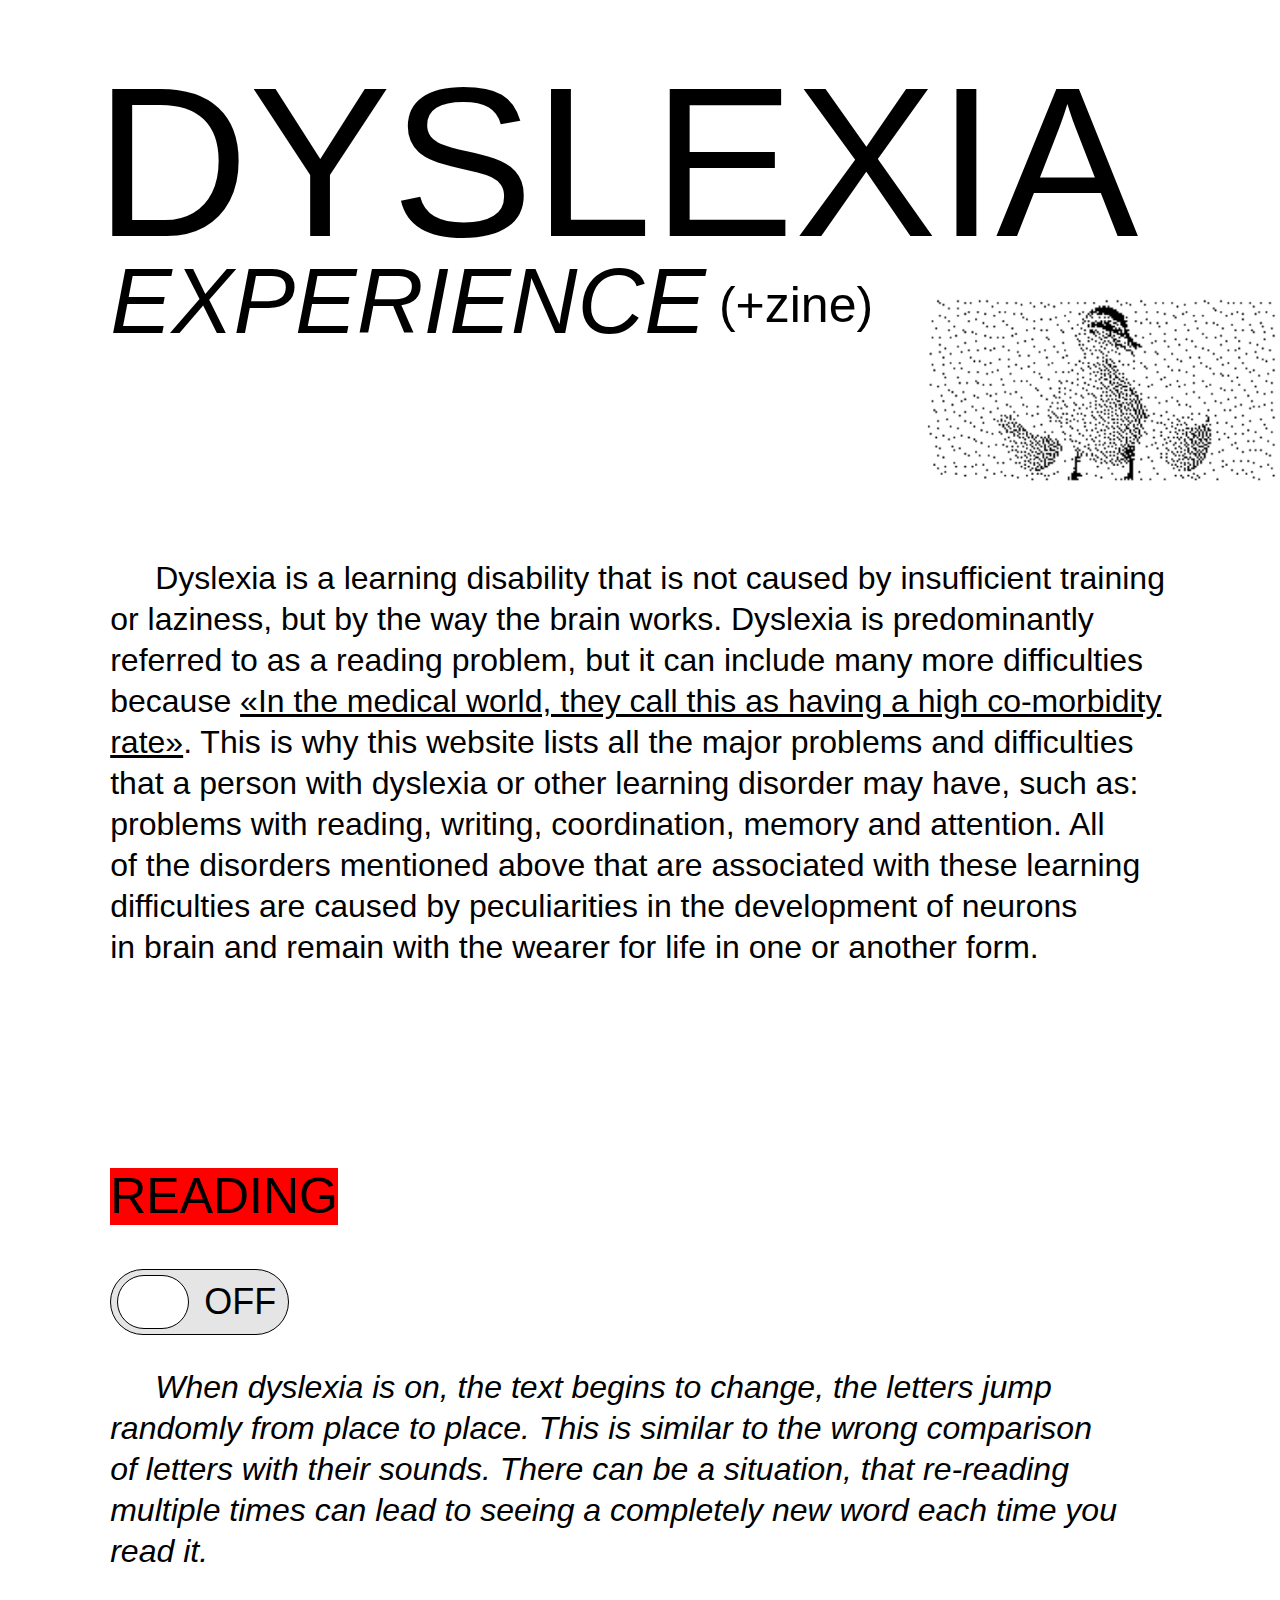
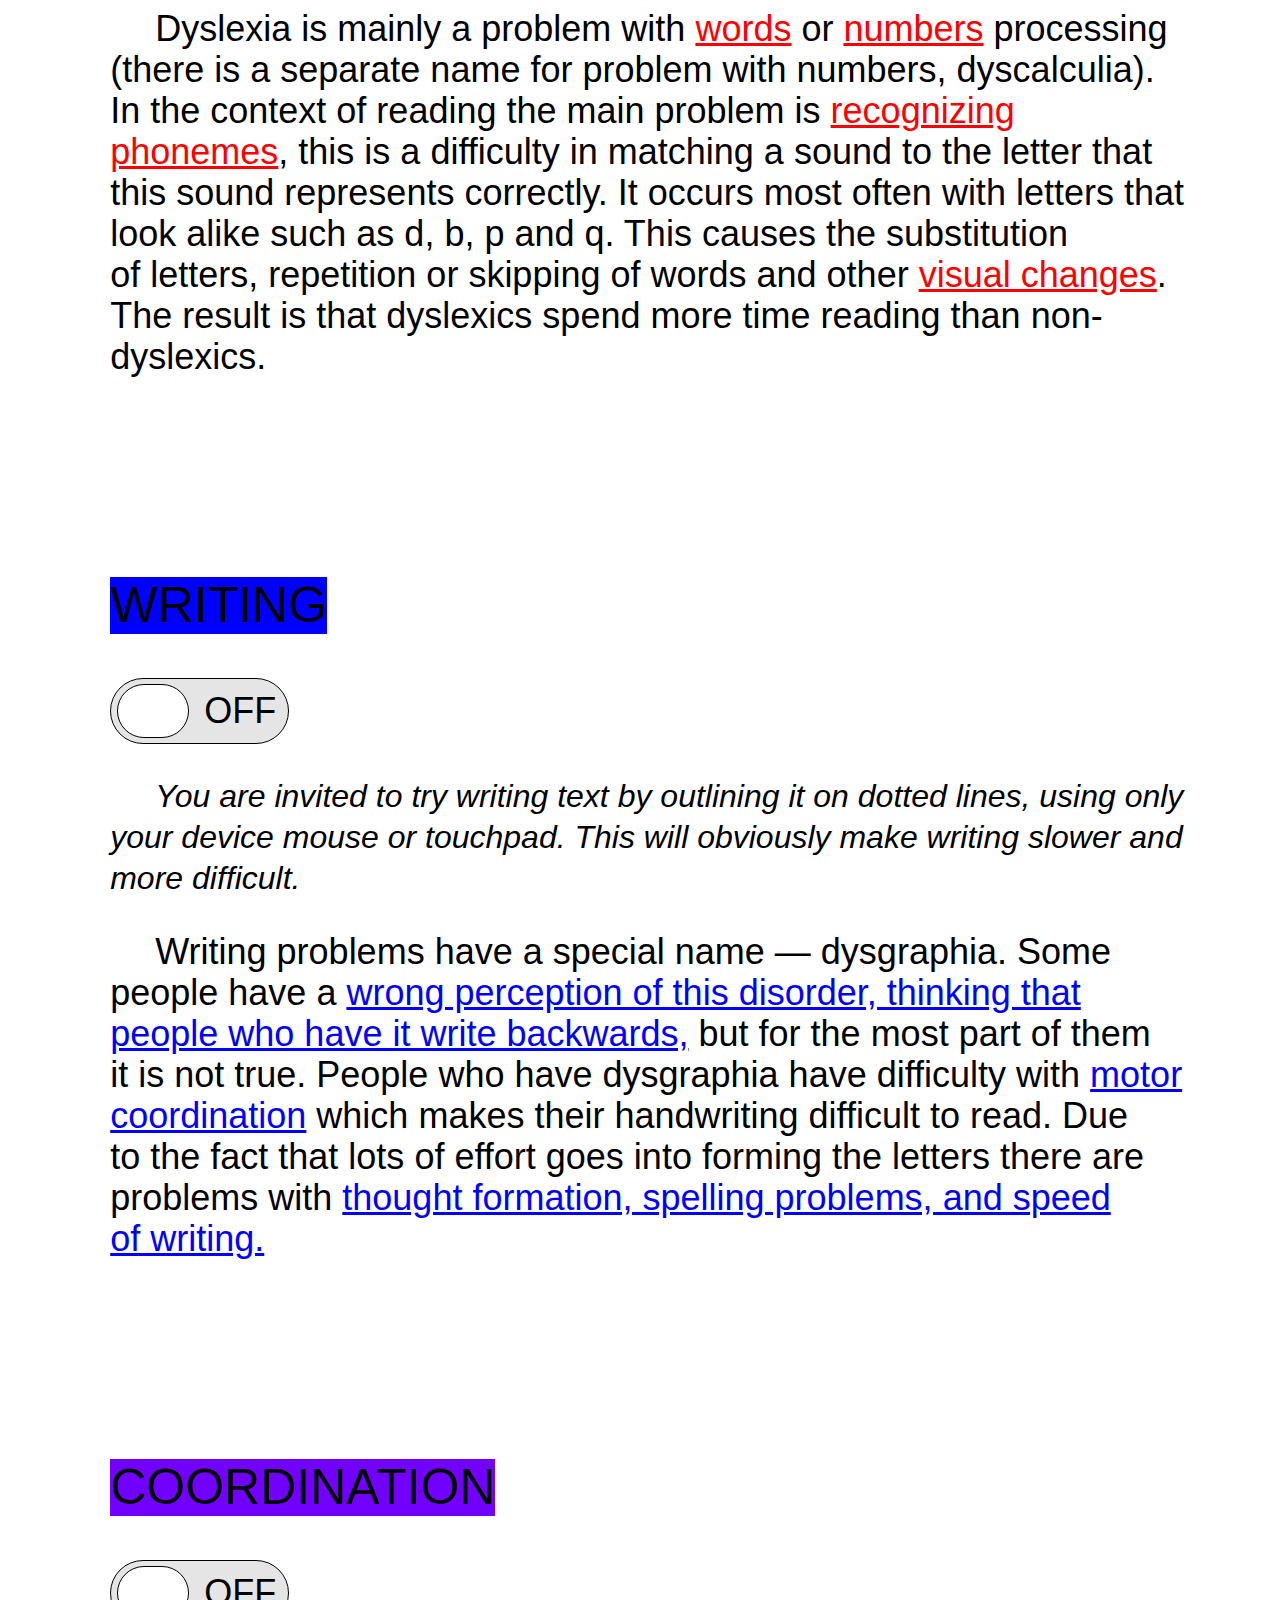
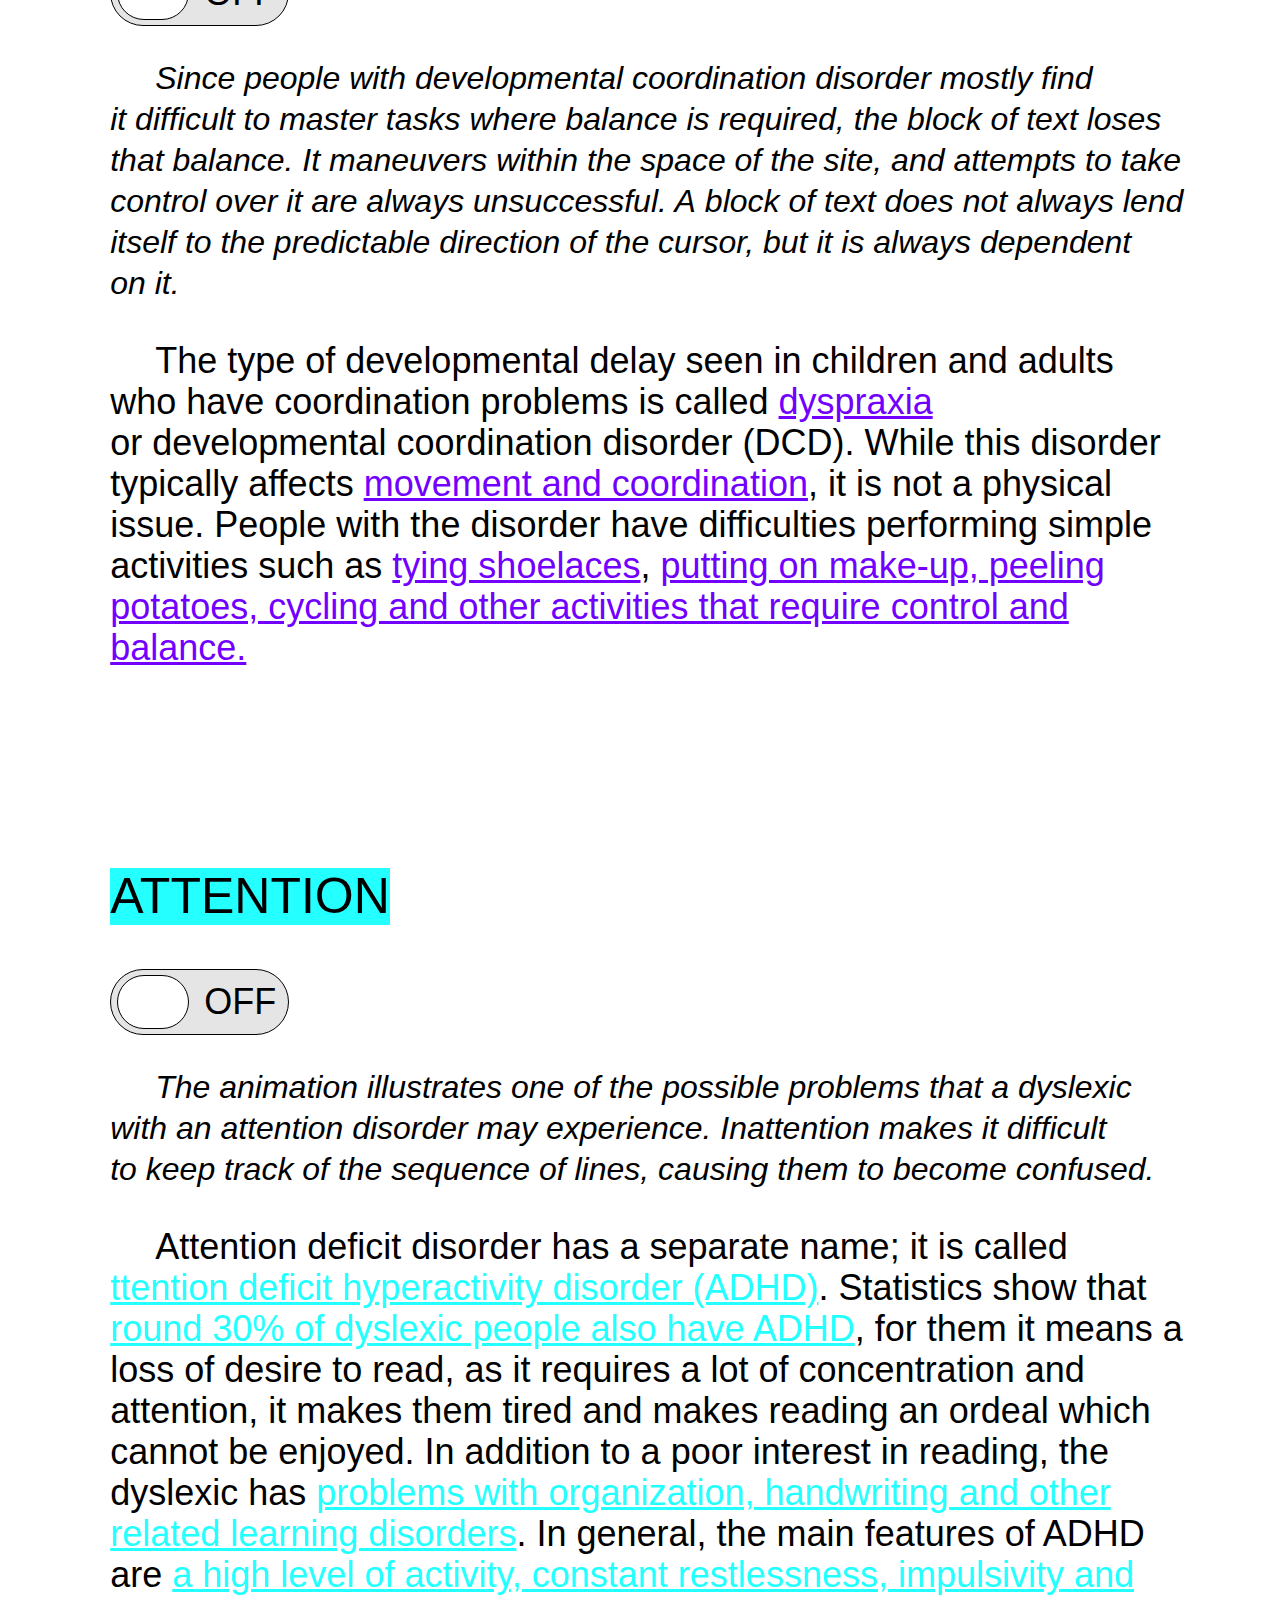
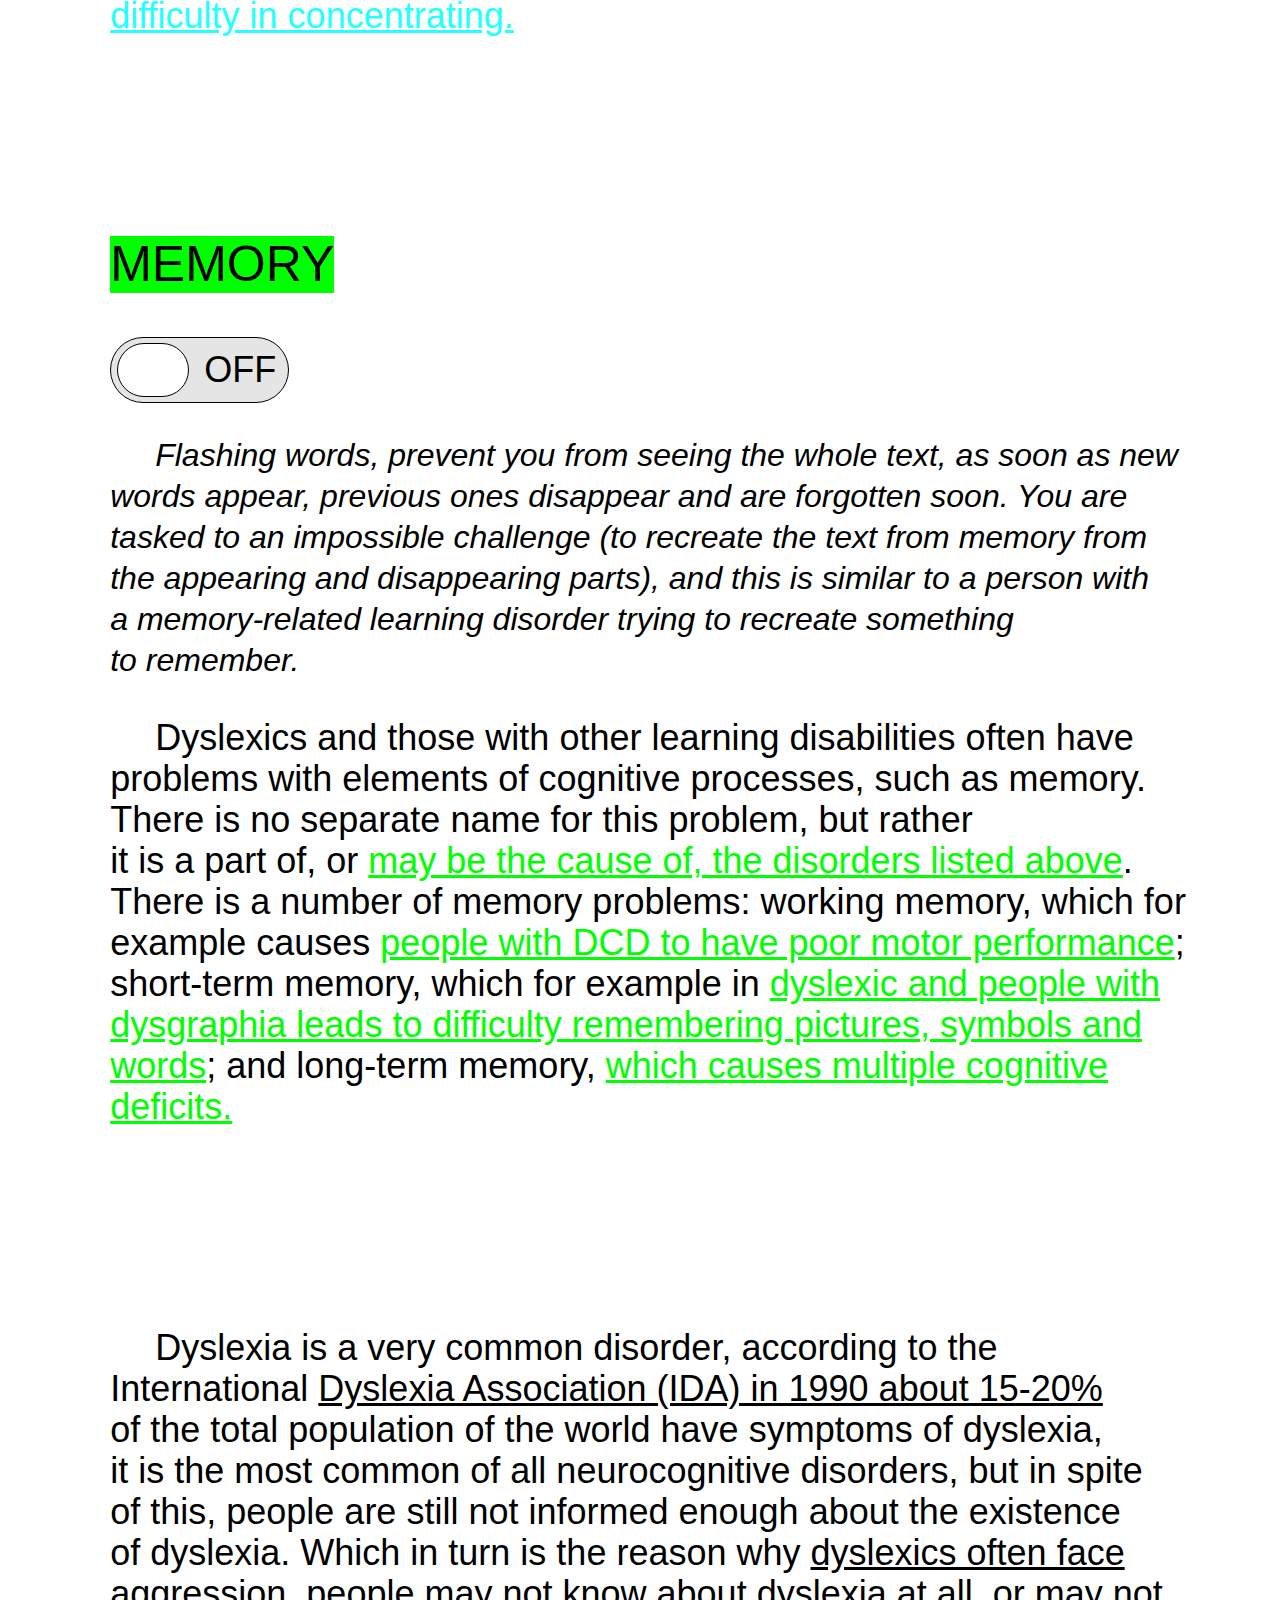
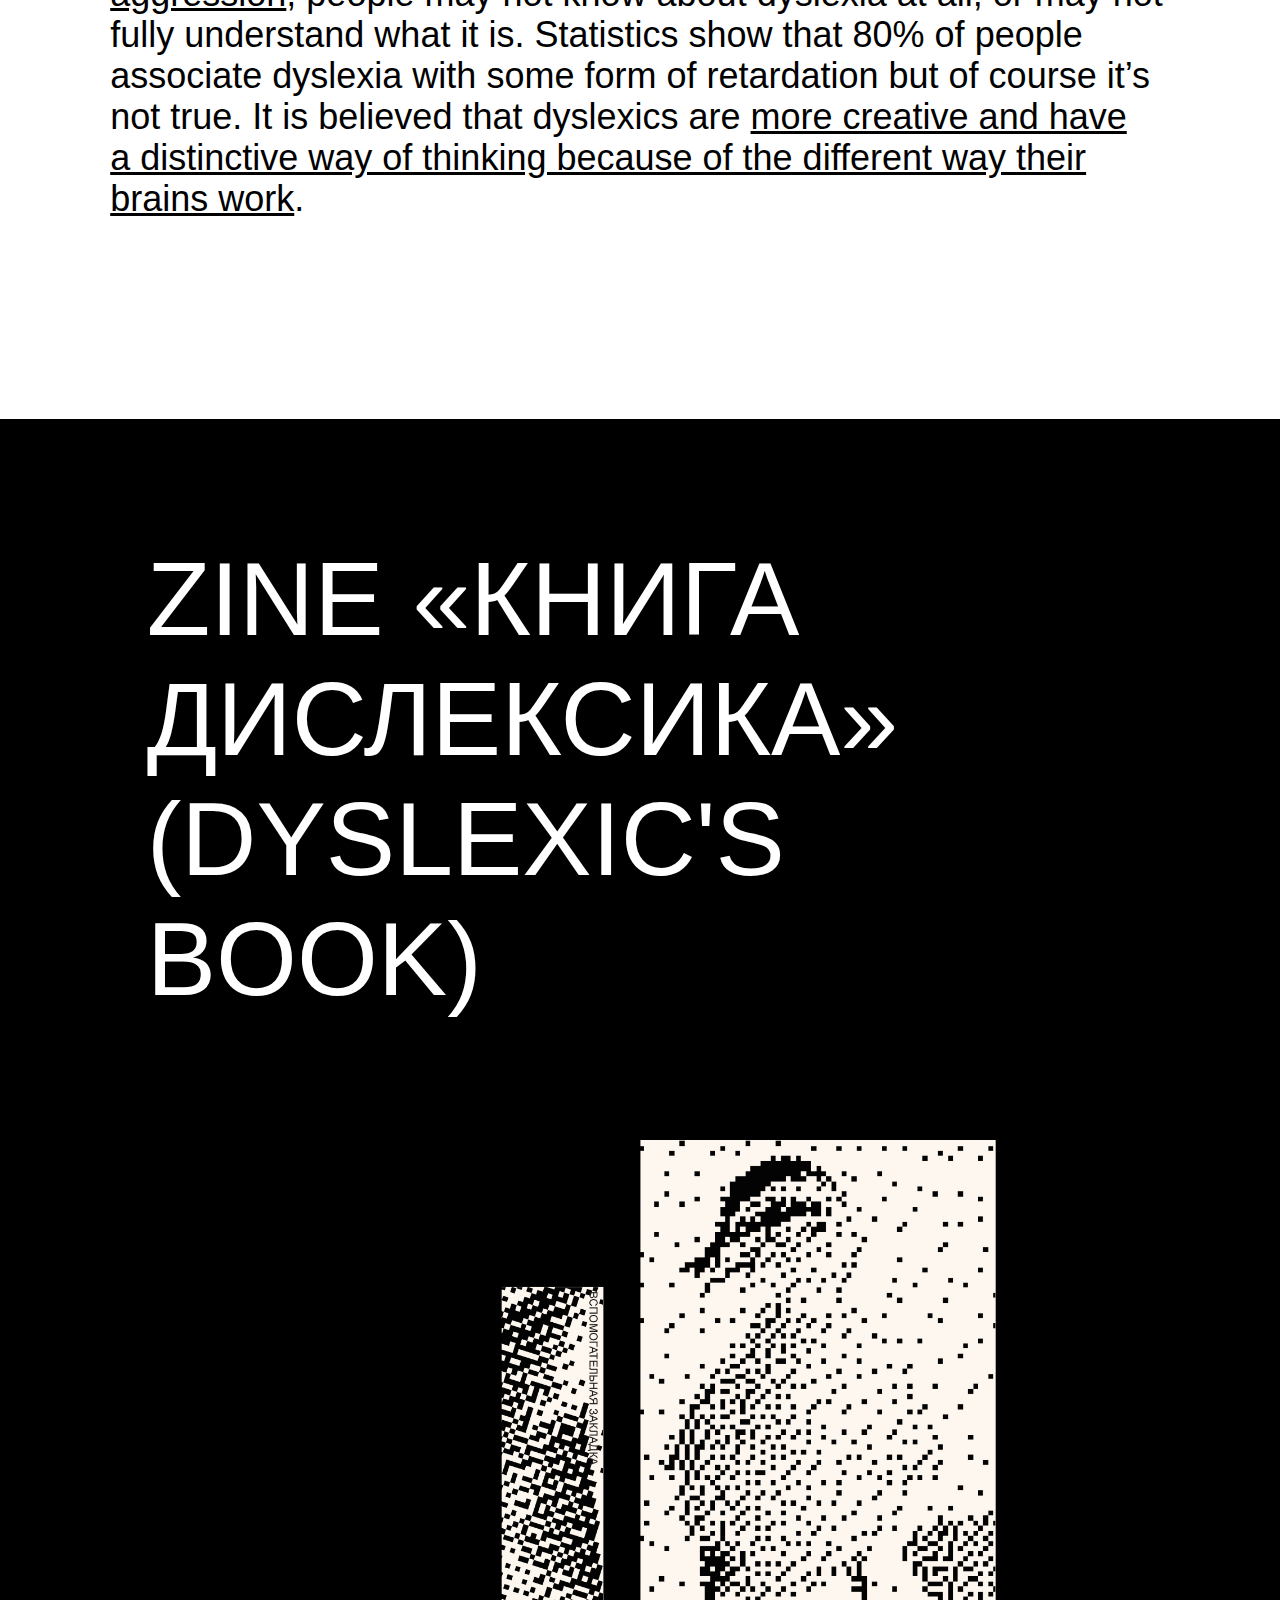
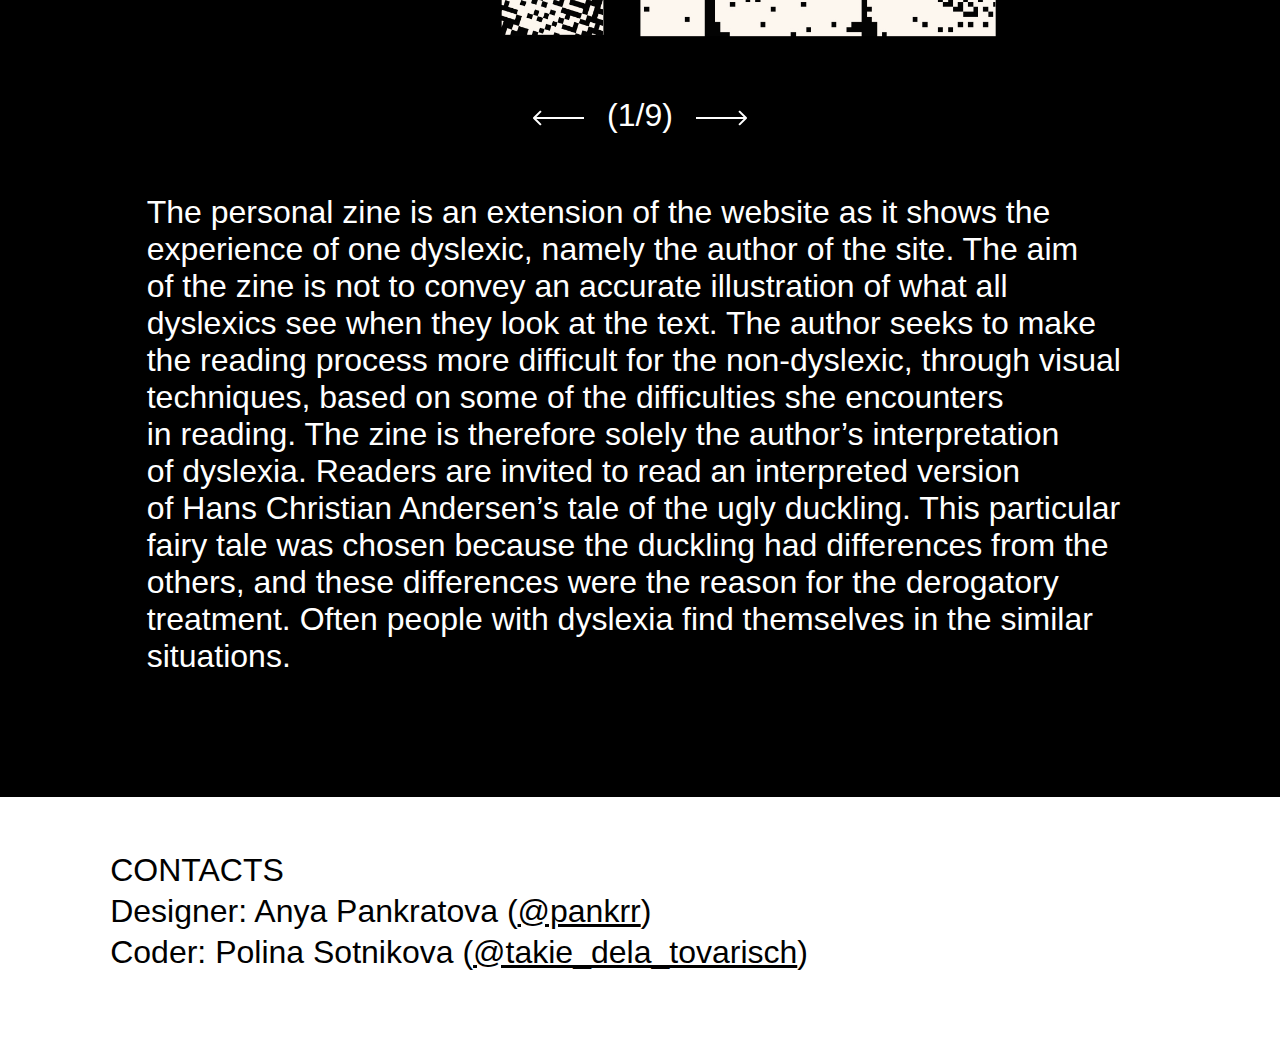
<file: index.html>
<!DOCTYPE html>
<html lang="en" dir="ltr">
  <head>
    <meta charset="utf-8">
    <meta name="viewport" content="width=device-width, initial-scale=1.0">
    <title>DYSLEXIA</title>
    <link href="stylesheets/style.css" rel="stylesheet">
    <link rel="apple-touch-icon" sizes="180x180" href="images/apple-touch-icon.png">
    <link rel="icon" type="image/png" sizes="32x32" href="images/favicon-32x32.png">
    <link rel="icon" type="image/png" sizes="16x16" href="images/favicon-16x16.png">
    <script src="https://ajax.googleapis.com/ajax/libs/jquery/3.5.1/jquery.min.js"></script>
  </head>
  <body onload="init()" class="toadd">
    <div class="header">
      <h1 class="h_name">dyslexia</h1>
      <div class="header_tg">
        <div class="text_tg">
          <h1 class="ital">experience</h1>
          <div class="z_c">
            <h3>(+zine)</h3>
          </div>
        </div>
        <div class="duck"></div>
      </div>
    </div>
    <div class="info" id="main">
      <p>Dyslexia is&nbsp;a&nbsp;learning disability that is&nbsp;not caused by&nbsp;insufficient training or&nbsp;laziness, but by&nbsp;the way the brain works. Dyslexia is&nbsp;predominantly referred to&nbsp;as&nbsp;a&nbsp;reading problem, but it&nbsp;can include many more difficulties because <a href="https://www.kortduce.com/STORYTELLING/LIVING-WITH-FINLEY/1" target="_blank">&laquo;In&nbsp;the medical world, they call this as&nbsp;having a&nbsp;high co-morbidity rate&raquo;</a>. This is&nbsp;why this website lists all the major problems and difficulties that a&nbsp;person with dyslexia or&nbsp;other learning disorder may have, such&nbsp;as: problems with reading, writing, coordination, memory and attention. All of&nbsp;the disorders mentioned above that are associated with these learning difficulties are caused by&nbsp;peculiarities in&nbsp;the development of&nbsp;neurons in&nbsp;brain and remain with the wearer for life in&nbsp;one or&nbsp;another form.</p>
    </div>
    <div class="info" id="reading">
      <h3>reading</h3>
      <div class="toggler">
        <div class="reading buttons off">
          <div class="reading toggle inactive"></div>
          <h2>on</h2>
          <h2>off</h2>
        </div>
      </div>
      <p class="descr">When dyslexia is&nbsp;on, the text begins to&nbsp;change, the letters jump randomly from place to&nbsp;place. This is&nbsp;similar to&nbsp;the wrong comparison of&nbsp;letters with their sounds. There can be&nbsp;a&nbsp;situation, that re-reading multiple times can lead to&nbsp;seeing a&nbsp;completely new word each time you read&nbsp;it.</p>
      <p id="no_mess">Dyslexia is&nbsp;mainly a&nbsp;problem with <a href="https://www.youtube.com/watch?v=tZytiaj32CQ" target="_blank">words</a> or&nbsp;<a href="https://www.dyscalculia.org/dyscalculia/what-s-dyscalculia" target="_blank">numbers</a> processing (there is&nbsp;a&nbsp;separate name for problem with numbers, dyscalculia). In&nbsp;the context of&nbsp;reading the main problem is&nbsp;<a href="https://kidshealth.org/en/teens/dyslexia.html" target="_blank">recognizing phonemes</a>, this is&nbsp;a&nbsp;difficulty in&nbsp;matching a&nbsp;sound to&nbsp;the letter that this sound represents correctly. It&nbsp;occurs most often with letters that look alike such as&nbsp;d, b, p&nbsp;and&nbsp;q.
        This causes the substitution of&nbsp;letters, repetition or&nbsp;skipping of&nbsp;words and other <a href="https://www.youtube.com/watch?v=D5seJ_PbKMY" target="_blank">visual changes</a>. The result is&nbsp;that dyslexics spend more time reading than non-dyslexics.
      </p>
      <p id="mess" class="none">Dyslexia is mainly a problem with words or numbers processing (there is a separate name for problem with numbers, dyscalculia). In the context of reading the main problem is recognizing phonemes, this is a difficulty in matching a sound to the letter that this sound represents correctly. It occurs most often with letters that look alike such as d, b, p and q. This causes the substitution of letters, repetition or skipping of words and other visual changes. The result is that dyslexics spend more time reading than non-dyslexics.</p>
    </div>
    <div class="info" id="writing">
      <h3>writing</h3>
      <div class="toggler">
        <div class="writing buttons off">
          <div class="writing toggle inactive"></div>
          <h2>on</h2>
          <h2>off</h2>
        </div>
      </div>
      <p class="descr">You are invited to&nbsp;try writing text by&nbsp;outlining it&nbsp;on&nbsp;dotted lines, using only your device mouse or&nbsp;touchpad. This will obviously make writing slower and more difficult.</p>
      <div class="wrapper">
        <div class="lines none">
          <div class="bold" id="one"></div>
          <div class="m_bold" id="m_one"></div>
          <div class="bold" id="two"></div>
          <div class="m_bold" id="m_two"></div>
          <div class="bold" id="three"></div>
          <div class="m_bold" id="m_three"></div>
          <div class="bold" id="four"></div>
          <div class="m_bold" id="m_four"></div>
          <div class="bold" id="five"></div>
          <div class="m_bold" id="m_five"></div>
          <div class="bold" id="six"></div>
          <div class="m_bold" id="m_six"></div>
          <div class="bold" id="seven"></div>
          <div class="m_bold" id="m_seven"></div>
          <div class="bold" id="eight"></div>
          <div class="m_bold" id="m_eight"></div>
          <div class="bold" id="nine"></div>
          <div class="m_bold" id="m_nine"></div>
          <div class="bold" id="ten"></div>
          <div class="m_bold" id="m_ten"></div>
        </div>
        <div class="text-wrapper">
          <p><span>Writing prob</span>lems have a&nbsp;special name&nbsp;&mdash; dysgraphia. Some people have a&nbsp;<a href="https://www.youtube.com/watch?v=ZhdM4WjBMBc" target="_blank">wrong perception of&nbsp;this disorder, thinking that people who have it&nbsp;write backwards,</a> but for the most part of&nbsp;them it&nbsp;is&nbsp;not true. People who have dysgraphia have difficulty with <a href="https://dsf.net.au/learning-difficulties/dysgraphia/what-is-dysgraphia" target="_blank">motor coordination</a> which makes their handwriting difficult to&nbsp;read. Due to&nbsp;the fact that lots of&nbsp;effort goes into forming the letters there are problems with <a href="https://www.understood.org/en/articles/understanding-dysgraphia" target="_blank">thought formation, spelling problems, and speed of&nbsp;writing.</a></p>
        </div>
        <div class="canvas-wrapper" id="outer">
          <canvas class="none" id="can"></canvas>
        </div>
      </div>
    </div>
    <div class="info" id="coordination">
      <h3>coordination</h3>
      <div class="toggler">
        <div class="coordination buttons off">
          <div class="coordination toggle inactive"></div>
          <h2>on</h2>
          <h2>off</h2>
        </div>
      </div>
      <p class="descr">Since people with developmental coordination disorder mostly find it&nbsp;difficult to&nbsp;master tasks where balance is&nbsp;required, the block of&nbsp;text loses that balance. It&nbsp;maneuvers within the space of&nbsp;the site, and attempts to&nbsp;take control over it&nbsp;are always unsuccessful. A&nbsp;block of&nbsp;text does not always lend itself to&nbsp;the predictable direction of&nbsp;the cursor, but it&nbsp;is&nbsp;always dependent on&nbsp;it.</p>
      <p class="no_t">The type of&nbsp;developmental delay seen in&nbsp;children and adults who have coordination problems is&nbsp;called <a href="https://dyspraxiafoundation.org.uk/about-dyspraxia/" target="_blank">dyspraxia</a> or&nbsp;developmental coordination disorder (DCD). While this disorder typically affects <a href="https://www.nhs.uk/conditions/developmental-coordination-disorder-dyspraxia-in-adults/" target="_blank">movement and coordination</a>, it&nbsp;is&nbsp;not a&nbsp;physical issue. People with the disorder have difficulties performing simple activities such as&nbsp;<a href="https://www.youtube.com/watch?v=ed8NcZqMMZ8" target="_blank">tying shoelaces</a>,
        <a href="https://www.youtube.com/watch?v=zidXDVfdGms&t=262s" target="_blank">putting on&nbsp;make-up, peeling potatoes, cycling and other activities that require control and balance.</a></p>
      <div class="scene none">
        <p>The type of&nbsp;developmental delay seen in&nbsp;children and adults who have coordination problems is&nbsp;called dyspraxia or&nbsp;developmental coordination disorder (DCD). While this disorder typically affects movement and coordination, it&nbsp;is&nbsp;not a&nbsp;physical issue. People with the disorder have difficulties performing simple activities such as&nbsp;tying shoelaces , putting on&nbsp;make-up, peeling potatoes, cycling and other activities that require control and balance.</p>
      </div>
    </div>
    <div class="info" id="attention">
      <h3>attention</h3>
      <div class="toggler">
        <div class="attention buttons off">
          <div class="attention toggle inactive"></div>
          <h2>on</h2>
          <h2>off</h2>
        </div>
      </div>
      <p class="descr">The animation illustrates one of&nbsp;the possible problems that a&nbsp;dyslexic with an&nbsp;attention disorder may experience. Inattention makes it&nbsp;difficult to&nbsp;keep track of&nbsp;the sequence of&nbsp;lines, causing them to&nbsp;become confused.</p>
      <div class="norm">
        <p>Attention deficit disorder has a separate name; it is called <a href="https://www.nhs.uk/conditions/attention-deficit-hyperactivity-disorder-adhd/" target="_blank">ttention deficit hyperactivity disorder (ADHD)</a>. Statistics show that <a href="https://dyslexiaida.org/adhd-and-dyslexia/" target="_blank">round 30% of dyslexic people also have ADHD</a>, for them it means a loss of desire to read, as it requires a lot of concentration and attention, it makes them tired and makes reading an ordeal which cannot be enjoyed. In addition to a poor interest in reading, the dyslexic has <a href="https://dyslexiaida.org/attention-deficithyperactivity-disorder-adhd-and-dyslexia/" target="_blank">problems with organization, handwriting and other related learning disorders</a>. In general, the main features of ADHD are <a href="https://www.youtube.com/watch?v=t32CK5t8d2Q" target="_blank">a high level of activity, constant restlessness, impulsivity and difficulty in concentrating.</a></p>
      </div>
      <div class="worry none">
        <p>Attention deficit disorder has a separate name; it is called attention deficit hyperactivity disorder (ADHD). Statistics show that around 30% of dyslexic people also have ADHD, for them it means a loss of desire to read, as it requires a lot of concentration and attention, it makes them tired and makes reading an ordeal which cannot be enjoyed. In addition to a poor interest in reading, the dyslexic has problems with organization, handwriting and other related learning disorders. In general, the main features of ADHD are a high level of activity, constant restlessness, impulsivity and difficulty in concentrating.</p>
      </div>
    </div>
    <div class="info" id="memory">
      <h3>memory</h3>
      <div class="toggler">
        <div class="memory buttons off">
          <div class="memory toggle inactive"></div>
          <h2>on</h2>
          <h2>off</h2>
        </div>
      </div>
      <p class="descr">Flashing words, prevent you from seeing the whole text, as&nbsp;soon as&nbsp;new words appear, previous ones disappear and are forgotten soon. You are tasked to&nbsp;an&nbsp;impossible challenge (to&nbsp;recreate the text from memory from the appearing and disappearing parts), and this is&nbsp;similar to&nbsp;a&nbsp;person with a&nbsp;memory-related learning disorder trying to&nbsp;recreate something to&nbsp;remember.</p>
      <div class="average">
        <p>Dyslexics and those with other learning disabilities often have problems with elements of&nbsp;cognitive processes, such as&nbsp;memory. There is&nbsp;no&nbsp;separate name for this problem, but rather it&nbsp;is&nbsp;a&nbsp;part&nbsp;of, or&nbsp;<a href="https://www.ldaminnesota.org/community-programs/fact-sheets/can-memory-problems-cause-learning-disability" target="_blank">may be&nbsp;the cause&nbsp;of, the disorders listed above</a>. There is&nbsp;a&nbsp;number of&nbsp;memory problems: working memory, which for example causes <a href="https://skillsforaction.com/DCD-and-dyspraxia" target="_blank">people with DCD to&nbsp;have poor motor performance</a>; short-term memory, which for example in&nbsp;<a href="http://dyslexiadecoded.co.uk/what-is-dyslexia/" target="_blank">dyslexic and people with dysgraphia leads to&nbsp;difficulty remembering pictures, symbols and words</a>; and long-term memory, <a href="https://pubmed.ncbi.nlm.nih.gov/20680992/" target="_blank">which causes multiple cognitive deficits.</a></p>
      </div>
      <div class="clown none">
          <div class="fading">Dyslexics and those with other learning disabilities often have problems with elements of&nbsp;cognitive processes, such as&nbsp;memory. There is&nbsp;no&nbsp;separate name for this problem, but rather it&nbsp;is&nbsp;a&nbsp;part&nbsp;of, or&nbsp;may be&nbsp;the cause&nbsp;of, the disorders listed above. There is&nbsp;a&nbsp;number of&nbsp;memory problems: working memory, which for example causes people with DCD to&nbsp;have poor motor performance; short-term memory, which for example in&nbsp;dyslexic and people with dysgraphia leads to&nbsp;difficulty remembering pictures, symbols and words ; and long-term memory, which causes multiple cognitive deficits.</div>
      </div>
    </div>
    <div class="info" id="afterwords">
      <p>Dyslexia is&nbsp;a&nbsp;very common disorder, according to&nbsp;the International <a href="https://dyslexiaida.org" target="_blank">Dyslexia Association (IDA) in&nbsp;1990 about 15-20%</a> of&nbsp;the total population of&nbsp;the world have symptoms of&nbsp;dyslexia, it&nbsp;is&nbsp;the most common of&nbsp;all neurocognitive disorders, but in&nbsp;spite of&nbsp;this, people are still not informed enough about the existence of&nbsp;dyslexia. Which in&nbsp;turn is&nbsp;the reason why <a href="https://medium.com/@rosspatrickwrites/how-to-live-with-dyspraxia-a-lifetime-of-self-doubt-and-bruises-97564fabd6e7" target="_blank">dyslexics often face aggression</a>, people may not know about dyslexia at&nbsp;all, or&nbsp;may not fully understand what it&nbsp;is. Statistics show that&nbsp;80% of&nbsp;people associate dyslexia with some form of&nbsp;retardation but of&nbsp;course it&rsquo;s not true. It&nbsp;is&nbsp;believed that dyslexics are <a href="https://www.youtube.com/watch?v=gtFKNPrJhJ4" target="_blank">more creative and have a&nbsp;distinctive way of&nbsp;thinking because of&nbsp;the different way their brains work</a>.</p>
    </div>
    <div class="zine">
      <h1>zine &#171;книга дислексика&#187; (dyslexic's book)</h1>
      <div class="rect">
        <div class="book">
          <div class="slides">
            <div class="item">
              <img src="images/cvr.jpg" alt="zine">
            </div>
            <div class="item">
              <img src="images/01.jpg" alt="zine">
            </div>
            <div class="item">
              <img src="images/23.jpg" alt="zine">
            </div>
            <div class="item">
              <img src="images/45.jpg" alt="zine">
            </div>
            <div class="item">
              <img src="images/67.jpg" alt="zine">
            </div>
            <div class="item">
              <img src="images/89.jpg" alt="zine">
            </div>
            <div class="item">
              <img src="images/1011.jpg" alt="zine">
            </div>
            <div class="item">
              <img src="images/1213.jpg" alt="zine">
            </div>
            <div class="item">
              <img src="images/1416.jpg" alt="zine">
            </div>
          </div>
        </div>
        <div class="slider_wrapper">
          <div class="slider">
            <div class="arrow" id="left"></div>
            <p>(<span class="curr"></span>/<span class="all"></span>)</p>
            <div class="arrow" id="right"></div>
          </div>
        </div>
      </div>
      <p>The personal zine is&nbsp;an&nbsp;extension of&nbsp;the website as&nbsp;it&nbsp;shows the experience of&nbsp;one dyslexic, namely the author of&nbsp;the site. The aim of&nbsp;the zine is&nbsp;not to&nbsp;convey an&nbsp;accurate illustration of&nbsp;what all dyslexics see when they look at&nbsp;the text. The author seeks to&nbsp;make the reading process more difficult for the non-dyslexic, through visual techniques, based on&nbsp;some of&nbsp;the difficulties she encounters in&nbsp;reading. The zine is&nbsp;therefore solely the author&rsquo;s interpretation of&nbsp;dyslexia. Readers are invited to&nbsp;read an&nbsp;interpreted version of&nbsp;Hans Christian Andersen&rsquo;s tale of&nbsp;the ugly duckling. This particular fairy tale was chosen because the duckling had differences from the others, and these differences were the reason for the derogatory treatment. Often people with dyslexia find themselves in&nbsp;the similar situations.</p>
    </div>
    <div class="footer">
      <div class="contacts">
        <p>CONTACTS
        <br>Designer: Anya Pankratova (<a href="https://www.instagram.com/pankrr/">@pankrr</a>)
        <br>Coder: Polina Sotnikova (<a href="https://www.instagram.com/takie_dela_tovarisch/">@takie_dela_tovarisch</a>)</p>
      </div>
    </div>
    <script type="text/javascript" src="js/draw.js"></script>
    <script type="text/javascript" src="js/dyslexia_simulator.js"></script>
    <script type="text/javascript" src="js/main_script.js"></script>
    <script type="text/javascript" src="js/slider.js"></script>
    <script type="text/javascript" src="js/splitter.js"></script>
  </body>
</html>
</file>
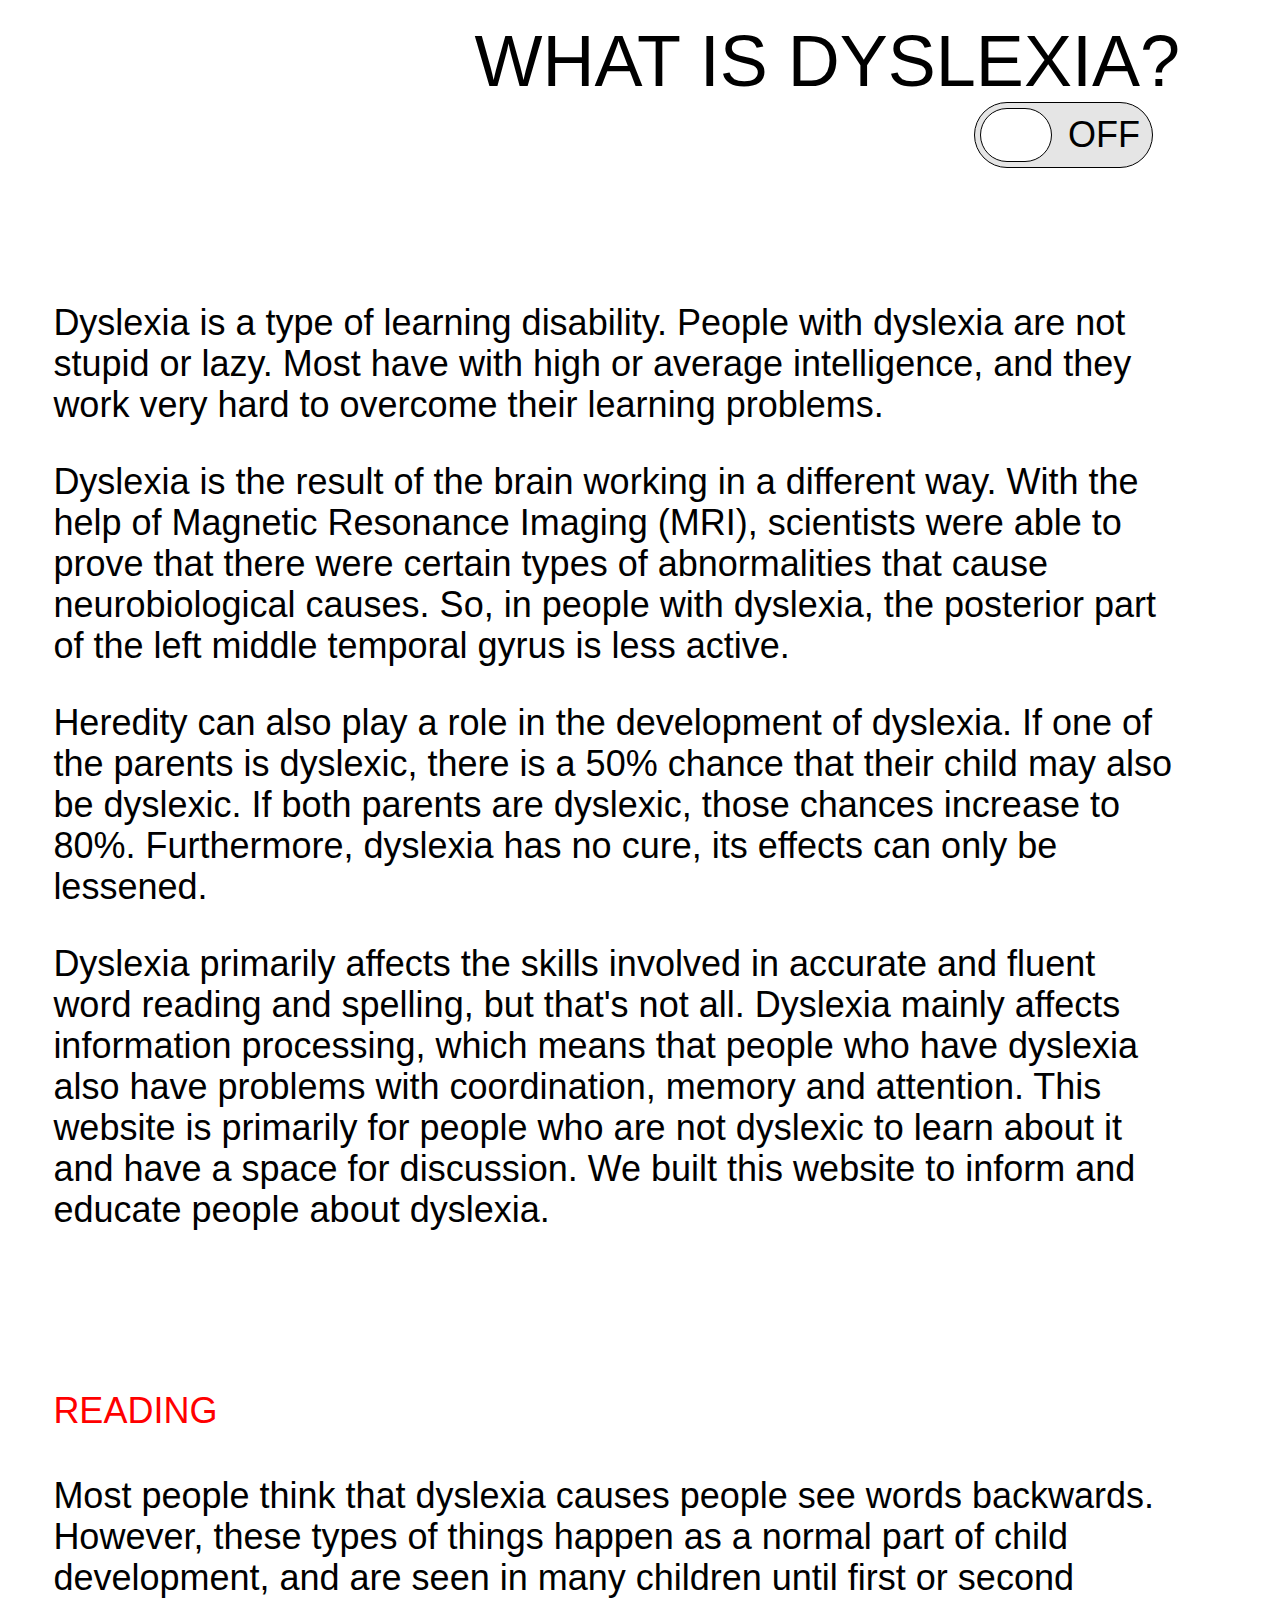
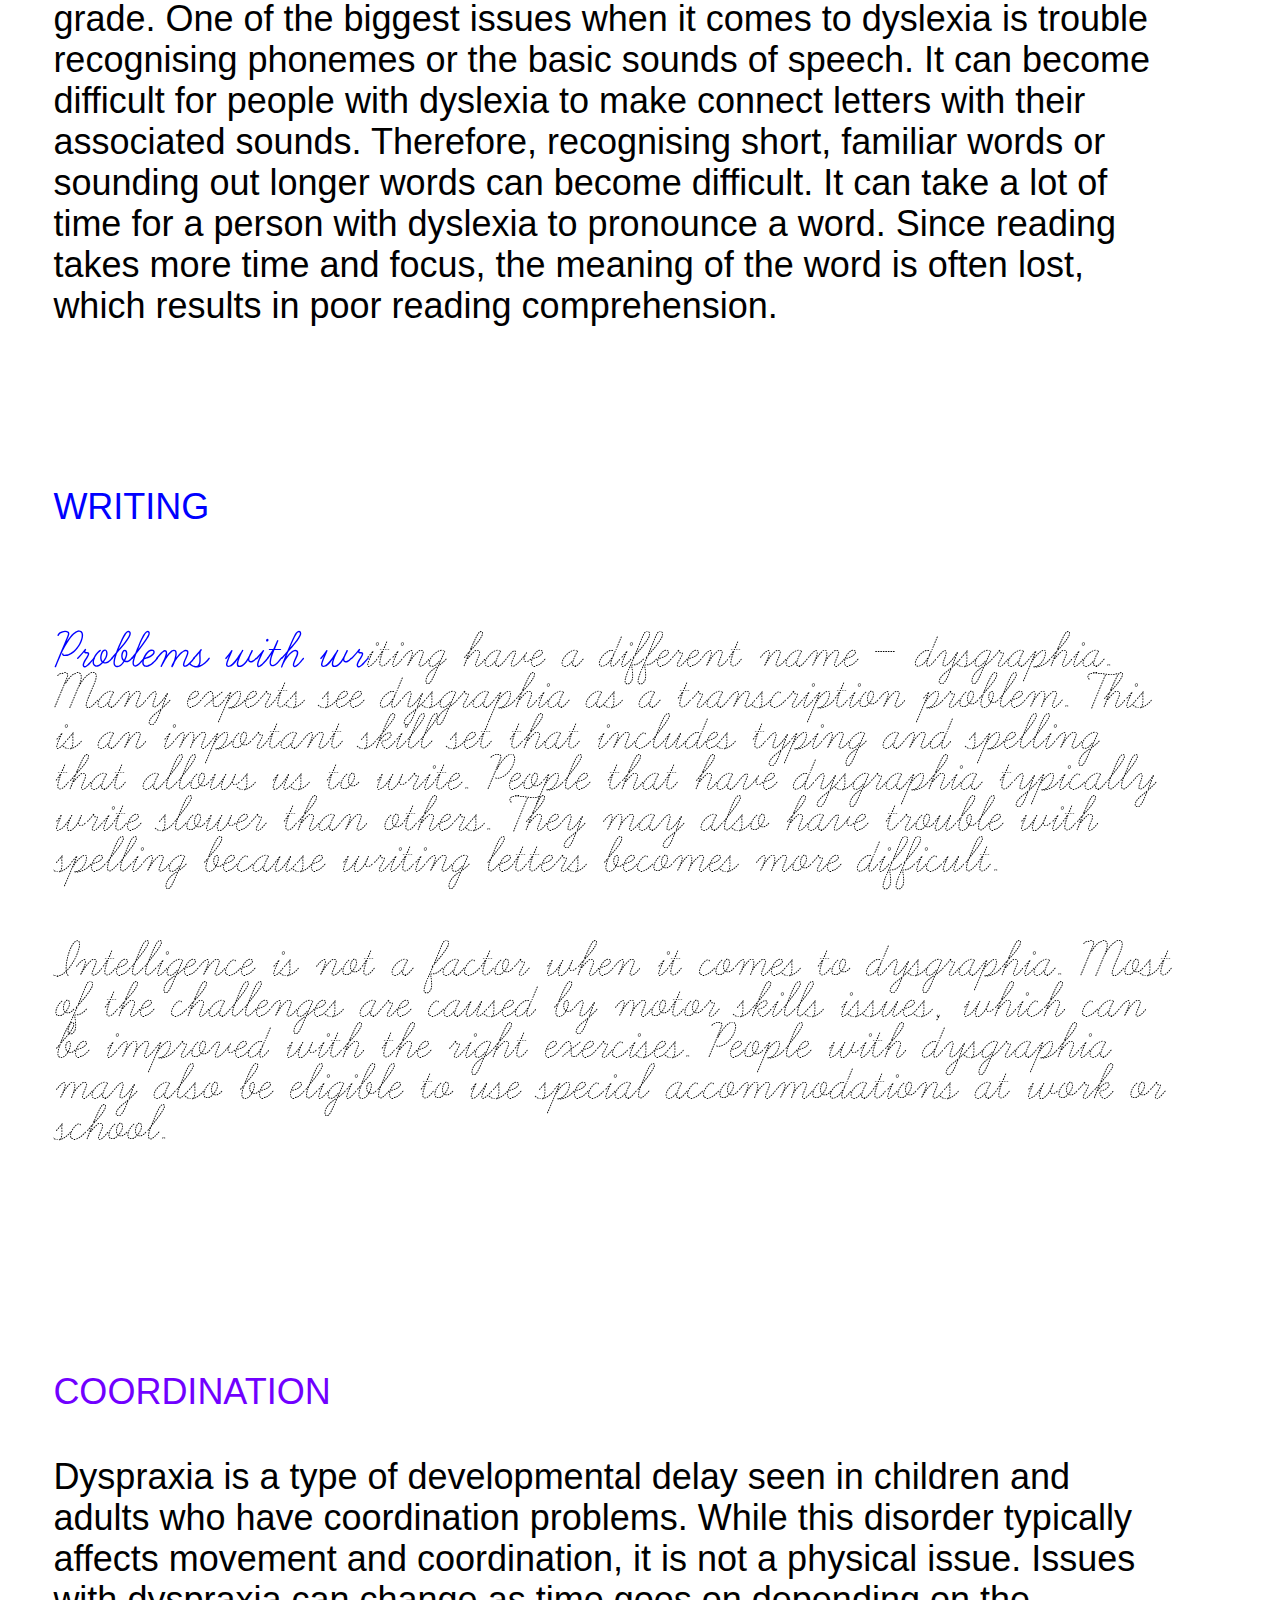
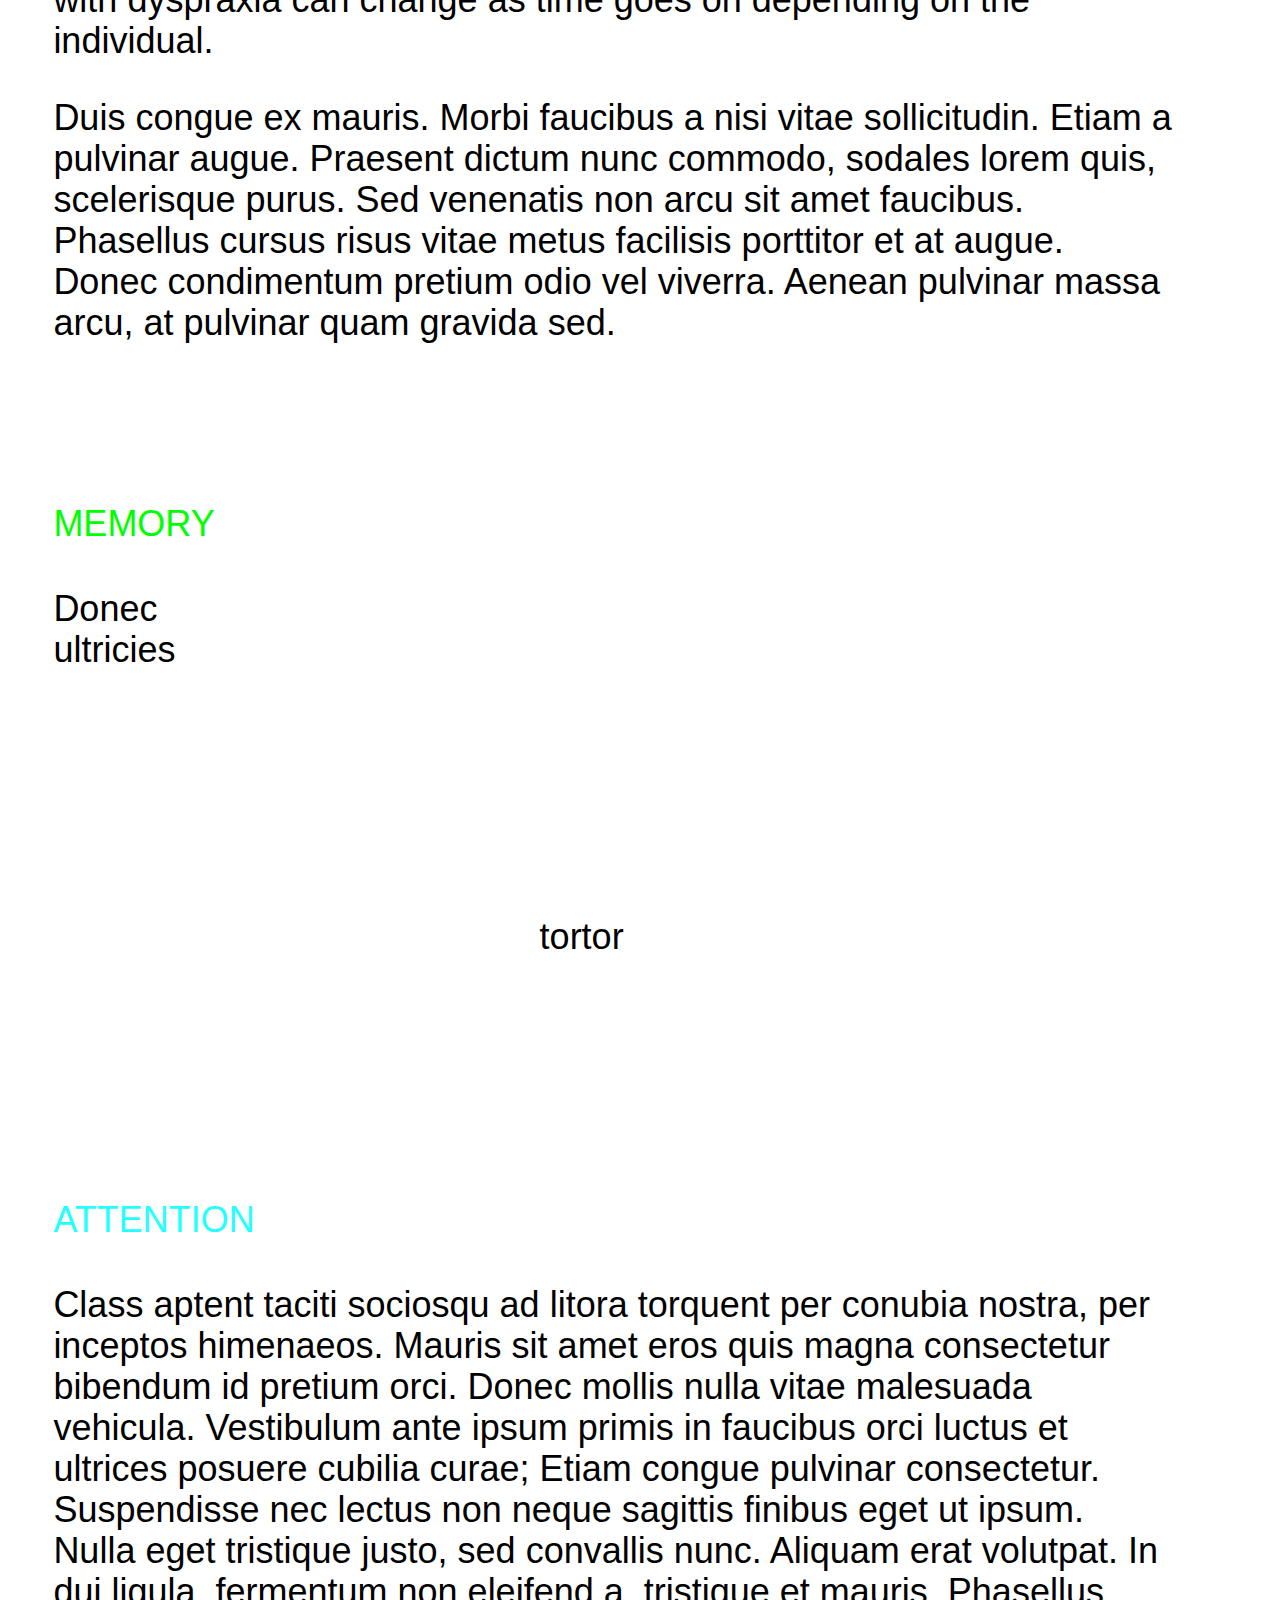
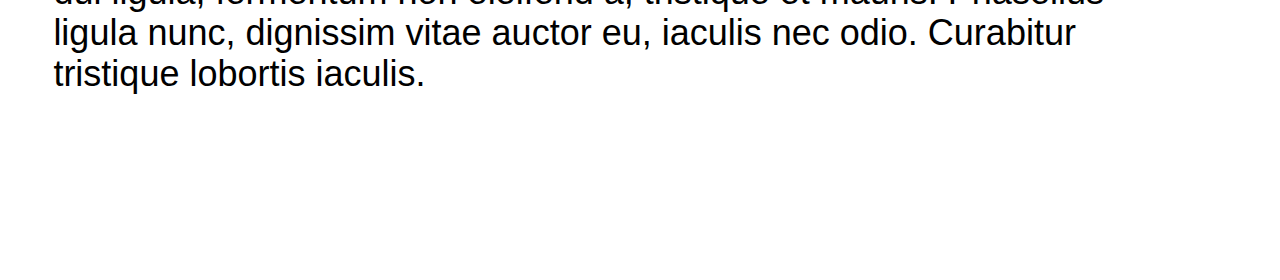
<file: dyslexia.html>
<!DOCTYPE html>
<html lang="en" dir="ltr">
  <head>
    <meta charset="utf-8">
    <title>DYSLEXIA</title>
    <script src="https://ajax.googleapis.com/ajax/libs/jquery/3.5.1/jquery.min.js"></script>

    <script type="text/javascript">
      $( document ).ready(function() {
        $( ".toggle" ).click(function() {
          $( ".buttons" ).toggleClass("off");
          $( ".buttons" ).toggleClass("on");

          $(this).toggleClass("active");
          $(this).toggleClass("inactive");

          $("#writing").toggleClass("writingon");
          $(".canvas-wrapper").toggleClass("none");

          $(".po").toggleClass("leafone");
          $(".pt").toggleClass("leaftwo");

          $(".average").toggleClass("none");
          $(".clown").toggleClass("none");


        });


        $(document).mousemove(function (event) {
        let leaff = $(".leafone, .leaftwo");
        let x = (leaff.offset().left) + (leaff.width() / 2);
        let y = (leaff.offset().top) + (leaff.height() / 2);
        let rad = Math.atan2(event.pageX - x, event.pageY - y);
        let rot = (rad * (45 / Math.PI) * -1) + 30;

        if ($('#coordination').is(":hover")) {
        leaff.css({
          '-webkit-transform': 'rotate(' + rot + 'deg)',
          '-moz-transform': 'rotate(' + rot + 'deg)',
          '-ms-transform': 'rotate(' + rot + 'deg)',
          'transform': 'rotate(' + rot + 'deg)'
        });
        } else {
        $(".leafone, .leaftwo").css({'transform' : 'rotate('+ 0 +'deg)'});
        }
        });

        // $('#fill').text("you have no in your shopping basket.");

      setInterval(anima, 6000);

      function anima() {
        setTimeout(function(){
          $("#f").addClass("none");
        }, 0);
        setTimeout(function(){
          $("#s").removeClass("none");
        }, 0);
        setTimeout(function(){
            $("#s").addClass("none");
        }, 2000);
        setTimeout(function(){
            $("#t").removeClass("none");
        }, 2000);
        setTimeout(function(){
            $("#t").addClass("none");
        }, 4000);
        setTimeout(function(){
            $("#f").removeClass("none");
        }, 4000);
        setTimeout(function(){
        }, 6000);
      }


      });
    </script>

    <style media="screen">
      body {
        margin: 0;
        padding-bottom: 150px;
      }
      * {
        font-family: Arial;
        font-style: normal;
        font-weight: normal;
      }
      .none {
        display: none;
      }
      .header {
        background: white;
        display: flex;
        flex-direction: column;
        align-items: flex-end;
        padding-right: 100px;
      }
      .header h1 {
        font-size: 72px;
        text-transform: uppercase;
        margin-bottom: 0;
        margin-top: 20px;
      }
      .buttons h2:nth-of-type(2) {
        text-transform: uppercase;
        font-size: 36px;
        margin-right: 7%;
      }
      .buttons h2:first-of-type {
        text-transform: uppercase;
        font-size: 36px;
        margin-left: 2.5%;
      }
      .test {
        position: sticky;
        top: 3%;
        z-index: 100;
      }
      .buttons {
        position: relative;
        width: 171px;
        height: 64px;
        border-radius: 1000px;
        border: 1px solid #000000;
        margin-left: auto;
        margin-right: 127px;;
        display: flex;
        align-items: center;
        padding-left: 6px;
        justify-content: space-between;
        transition: all 0.5s ease;
      }
      .off {
        background: #E5E5E5;
      }
      .on {
        background: black;
        color: white;
      }
      .toggle {
        cursor: pointer;
      }
      .inactive {
        position: absolute;
        background: white;
        width: 70px;
        height: calc(100% - 12px);
        border-radius: 1000px;
        border: 1px solid #000000;
        left: 3%;
        transition: all 0.5s ease;
      }
      .active {
        position: absolute;
        background: white;
        width: 80px;
        height: calc(100% - 12px);
        border-radius: 1000px;
        border: 1px solid #000000;
        left: calc(100% - 80px - 3%);
        transition: all 0.5s ease;
      }
      .info {
        margin-left: 4.17vw;
        margin-right: 8.40vw;
        margin-top: 134px;
      }
      .info p {
        font-size: 36px;
        line-height: 41px;
      }
      .info h3 {
        font-size: 36px;
        line-height: 41px;
        text-transform: uppercase;
        margin-bottom: 44px;
      }
      .leafone {
        transform-origin: 0 0;
      }
      .leaftwo {
        transform-origin: 0 0;
      }
      #reading, #writing, #coordination, #memory, #attention {
        margin-top: 160px;
      }
      #reading {
        /* background: blue; */
      }
      #reading h3 {
        color: #FF0000;
      }
      #writing h3 {
        color: #0000FF;
      }

      .writingon p {
        font-family: lcd;
        font-size: 63px;
      }
      .writingon span {
        font-family: lc;
        font-size: 63px;
        color: blue;
      }

      #coordination h3 {
        color: #7100FF;
      }
      #memory h3 {
        color: #00FF00;
      }
      #attention h3 {
        color: #24FFFF;
      }
      .reading_animate {
        animation: reading 4s ease infinite alternate;
      }
      @keyframes reading {
        0% {
          width: 100%;
        }
        100% {
          width: 10%;
        }
      }
      @font-face {
        font-family: lc;
        src: url('lc.ttf');
      }
      @font-face {
        font-family: lcd;
        src: url('lcd.ttf');
      }
      .text-wrapper {
        overflow:auto;
        /* height: 100%; */
        position: relative;
      }
      .canvas-wrapper {
        top: 0;
        position: absolute;
        height: 534px;
        width: 100%;
        /* background: blue; */
      }
      .wrapper {
        width: 100%;
        height: fit-content;
        position: relative;
      }
      #can {
        /* border: 2px solid; */
      }
      .text-wrapper {
        /* text-decoration: underline; */
      }
      #memory p {
        color: white;
      }
      .first {
        color: black;
      }
      .second {
        color: black;
      }
      .third {
        color: black;
      }
      @keyframes first {
        0% {
          opacity: 1;
        }
        99% {
          opacity: 1;
        }
        100% {
          opacity: 0;
        }
      }
      #s {
        /* display: none; */
      }
      #t {
        /* display: none; */
      }
      .average p {
        color: black !important;
      }

    </style>
  </head>
  <body onload="init()">
    <div class="header">
      <h1>what is dyslexia?</h1>
    </div>
    <div class="test">
      <div class="buttons off">
        <div class="toggle inactive"></div>
        <h2>on</h2>
        <h2>off</h2>
      </div>
    </div>

    <div class="info" id="main">
      <p>Dyslexia is a type of learning disability. People with dyslexia are not stupid or lazy. Most have with high or average intelligence, and they work very hard to overcome their learning problems.</p>
      <p>Dyslexia is the result of the brain working in a different way. With the help of Magnetic Resonance Imaging (MRI), scientists were able to prove that there were certain types of abnormalities that cause neurobiological causes. So, in people with dyslexia, the posterior part of the left middle temporal gyrus is less active.</p>
      <p>Heredity can also play a role in the development of dyslexia. If one of the parents is dyslexic, there is a 50% chance that their child may also be dyslexic. If both parents are dyslexic, those chances increase to 80%. Furthermore, dyslexia has no cure, its effects can only be lessened.</p>
      <p>Dyslexia primarily affects the skills involved in accurate and fluent word reading and spelling, but that's not all. Dyslexia mainly affects information processing, which means that people who have dyslexia also have problems with coordination, memory and attention. This website is primarily for people who are not dyslexic to learn about it and have a space for discussion. We built this website to inform and educate people about dyslexia.</p>
    </div>
    <div class="info" id="reading">
      <h3>reading</h3>
      <p>Most people think that dyslexia causes people see words backwards. However, these types of things happen as a normal part of child development, and are seen in many children until first or second grade.
One of the biggest issues when it comes to dyslexia is trouble recognising phonemes or the basic sounds of speech. It can become difficult for people with dyslexia to make connect letters with their associated sounds.
Therefore, recognising short, familiar words or sounding out longer words can become difficult. It can take a lot of time for a person with dyslexia to pronounce a word. Since reading takes more time and focus, the meaning of the word is often lost, which results in poor reading comprehension.</p>
    </div>

    <div class="info writingon" id="writing">
      <h3>writing</h3>
      <div class="wrapper">
        <div class="text-wrapper">
          <p><span>Problems with wr</span>iting have a different name — dysgraphia. Many experts see dysgraphia as a transcription problem. This is an important skill set that includes typing and spelling that allows us to write. People that have dysgraphia typically write slower than others. They may also have trouble with spelling because writing letters becomes more difficult.</p>
          <p>Intelligence is not a factor when it comes to dysgraphia. Most of the challenges are caused by motor skills issues, which can be improved with the right exercises. People with dysgraphia may also be eligible to use special accommodations at work or school.</p>
        </div>
        <div class="canvas-wrapper" id="outer">
          <canvas id="can"></canvas>
        </div>
      </div>
    </div>
    <div class="info" id="coordination">
      <h3>coordination</h3>
      <p class="po leafone">Dyspraxia is a type of developmental delay seen in children and adults who have coordination problems. While this disorder typically affects movement and coordination, it is not a physical issue. Issues with dyspraxia can change as time goes on depending on the individual.</p>
      <p class="pt leaftwo">Duis congue ex mauris. Morbi faucibus a nisi vitae sollicitudin. Etiam a pulvinar augue. Praesent dictum nunc commodo, sodales lorem quis, scelerisque purus. Sed venenatis non arcu sit amet faucibus. Phasellus cursus risus vitae metus facilisis porttitor et at augue. Donec condimentum pretium odio vel viverra. Aenean pulvinar massa arcu, at pulvinar quam gravida sed.</p>
    </div>
    <div class="info" id="memory">
      <h3>memory</h3>
      <div class="average none">
        <p>Donec ullamcorper, velit eget consectetur consectetur, lacus dui ultricies velit, ut feugiat risus nunc dictum odio. Morbi rutrum, nulla ac tempus facilisis, tortor nisi commodo risus, a varius lacus nibh id dui. Suspendisse vel libero ultricies, scelerisque velit at, egestas mi. Duis lorem urna, tincidunt eget dolor quis, ornare malesuada justo. Interdum et malesuada fames ac ante ipsum primis in faucibus. Quisque sodales sodales turpis id finibus. Cras sed turpis tempor, blandit orci a, varius nunc. Proin at tellus eget velit pretium consectetur. Phasellus mattis, tortor et commodo fermentum, odio ligula cursus mi, vestibulum pretium quam velit sagittis elit. Aenean nec lorem quam
        </p>
      </div>
      <div class="clown">
        <p id="f"><span class="first">Donec</span> ullamcorper, velit eget consectetur consectetur, lacus dui <span class="first">ultricies</span> velit, ut feugiat risus nunc dictum odio. Morbi rutrum, nulla ac tempus facilisis, tortor nisi commodo risus, a varius lacus nibh id dui. Suspendisse vel libero ultricies, scelerisque velit at, egestas mi. Duis lorem urna, tincidunt eget dolor quis, ornare malesuada justo. Interdum et malesuada fames ac ante ipsum primis in faucibus. Quisque sodales sodales turpis id finibus. Cras sed turpis tempor, blandit orci a, varius nunc. Proin at tellus eget velit pretium consectetur. Phasellus mattis, <span class="first">tortor</span> et commodo fermentum, odio ligula cursus mi, vestibulum pretium quam velit sagittis elit. Aenean nec lorem quam
        </p>
        <p id="s" class="none">Donec ullamcorper, velit eget consectetur <span class="second">consectetur</span>, lacus dui ultricies velit, ut feugiat risus <span class="second">nunc dictum</span> odio. Morbi rutrum, nulla ac tempus facilisis, tortor nisi commodo risus, a varius lacus nibh id dui. Suspendisse vel libero ultricies, scelerisque velit at, egestas mi. Duis lorem urna, tincidunt eget dolor quis, ornare malesuada justo. Interdum et malesuada fames ac ante ipsum primis in faucibus. Quisque sodales sodales turpis id finibus. Cras sed turpis tempor, blandit orci a, varius nunc. Proin at tellus eget velit pretium consectetur. Phasellus mattis, tortor et commodo fermentum, odio ligula cursus mi, vestibulum pretium quam velit sagittis elit. Aenean nec <span class="second">lorem quam</span>
        </p>
        <p id="t" class="none">Donec ullamcorper, velit eget consectetur consectetur, lacus dui ultricies velit, ut feugiat risus nunc dictum odio. Morbi rutrum, nulla ac tempus facilisis, tortor nisi commodo risus, a varius lacus nibh id dui. Suspendisse vel libero ultricies, scelerisque velit at, egestas mi. Duis lorem urna, tincidunt eget dolor quis, <span class="third">ornare</span> malesuada justo. Interdum et malesuada fames ac ante ipsum primis in faucibus. Quisque sodales sodales turpis id finibus. <span class="third">Cras</span> sed turpis tempor, blandit orci a, varius nunc. Proin at tellus eget velit pretium consectetur. Phasellus mattis, tortor et commodo fermentum, odio ligula cursus mi, vestibulum pretium quam velit <span class="third">sagittis</span> elit. Aenean nec lorem quam
        </p>
      </div>
    </div>
    <div class="info" id="attention">
      <h3>attention</h3>
      <p>Class aptent taciti sociosqu ad litora torquent per conubia nostra, per inceptos himenaeos. Mauris sit amet eros quis magna consectetur bibendum id pretium orci. Donec mollis nulla vitae malesuada vehicula. Vestibulum ante ipsum primis in faucibus orci luctus et ultrices posuere cubilia curae; Etiam congue pulvinar consectetur. Suspendisse nec lectus non neque sagittis finibus eget ut ipsum. Nulla eget tristique justo, sed convallis nunc. Aliquam erat volutpat. In dui ligula, fermentum non eleifend a, tristique et mauris. Phasellus ligula nunc, dignissim vitae auctor eu, iaculis nec odio. Curabitur tristique lobortis iaculis.</p>
    </div>


    <script type="text/javascript">
    var canvas, ctx, flag = false,
        prevX = 0,
        currX = 0,
        prevY = 0,
        currY = 0,
        dot_flag = false;

    var x = "blue",
        y = 2;

    function init() {
        canvas = document.getElementById('can');
        outer = document.getElementById('outer');

        ctx = canvas.getContext("2d");
        canvas.width = outer.offsetWidth;
        canvas.height = outer.offsetHeight;
        w = canvas.width;
        h = canvas.height;

        canvas.addEventListener("mousemove", function (e) {
            findxy('move', e)
        }, false);
        canvas.addEventListener("mousedown", function (e) {
            findxy('down', e)
        }, false);
        canvas.addEventListener("mouseup", function (e) {
            findxy('up', e)
        }, false);
        canvas.addEventListener("mouseout", function (e) {
            findxy('out', e)
        }, false);
    }

    function draw() {
        ctx.beginPath();
        ctx.moveTo(prevX, prevY);
        ctx.lineTo(currX, currY);
        ctx.strokeStyle = x;
        ctx.lineWidth = y;
        ctx.stroke();
        ctx.closePath();
    }

    function findxy(res, e) {
        if (res == 'down') {
            prevX = currX;
            prevY = currY;
            currX = (e.clientX - canvas.getBoundingClientRect().left);
            currY = (e.clientY - canvas.getBoundingClientRect().top);

            flag = true;
            dot_flag = true;
            if (dot_flag) {
                ctx.beginPath();
                ctx.fillStyle = x;
                ctx.fillRect(currX, currY, 2, 2);
                ctx.closePath();
                dot_flag = false;
            }
        }
        if (res == 'up' || res == "out") {
            flag = false;
        }
        if (res == 'move') {
            if (flag) {
                prevX = currX;
                prevY = currY;
                currX = (e.clientX - canvas.getBoundingClientRect().left);
                currY = (e.clientY - canvas.getBoundingClientRect().top);
                draw();
            }
        }
    }
    </script>

  </body>
</html>
</file>
<file: stylesheets/style.css>
body {
  margin: 0;
}
.visible {
  background: url("../images/h_name.svg");
  background-position: top 34px left 8.62vw;
  background-size: 80.3vw 19.5vw;
  background-repeat: no-repeat;
  background-attachment: fixed;
}
a {
  transition: all 0.5s ease;
}
a:hover {
  transition: all 0.5s ease;
  opacity: 0.5;
}
.long_container {
  position: absolute;
  left: 0;
  top: 0;
  bottom: 0;
  height: 7200px;
  width: 8.82vw;
}
.v_line {
  position: absolute;
  width: 1px;
  height: 7200px;
  left: 40%;
  border:none;
  border-left:2px dashed black;
  top: 2.5%
}
.h_line {
  position: absolute;
  height: 1px;
  left: 40%;
  right: 0;
  border:none;
  border-top:2px dashed black;
  top: 2.5%;
}
.descr {
  color: black !important;
  font-style: italic;
  font-size: 32px !important;
}
.inside_pic {
  object-fit: contain;
  transform-origin: right bottom;
}
.unzoom:hover {
  transition: all 0.5s ease;
  opacity: 0.5;
}
#unzoom {
  transition: all 0.5s ease;
  position: relative;
  width: 41px;
  height: 26px;
  margin-right: 10px;
  cursor: zoom-in;
}
.unzoom {
  transition: all 0.5s ease;
  position: relative;
  width: 41px;
  height: 26px;
  margin-right: 10px;
  cursor: zoom-in;
}
.zoom {
  transition: all 0.5s ease;
  position: fixed;
  left: calc(50% - 40vw);
  top: calc(50vh - 40vh);
  width: 80vw;
  height: 80vh;
  z-index: 300;
  cursor: zoom-out;
}
.first_p {
  background: url('../images/first.jpg');
  background-repeat: no-repeat;
  background-size: contain;
  background-position: center center;
  width: 1vw;
  height: 1vh;
  transform-origin: center center;
  transition: all 1s ease;
}
.second_p {
  background: url('../images/two.jpg');
  background-repeat: no-repeat;
  background-size: contain;
  background-position: center center;
  width: 1vw;
  height: 1vh;
  transform-origin: center center;
  transition: all 1s ease;
}
.third_p {
  background: url('../images/one.jpg');
  background-repeat: no-repeat;
  background-size: contain;
  background-position: center center;
  width: 1vw;
  height: 1vh;
  transform-origin: center center;
  transition: all 1s ease;
}
.fourth_p {
  background: url('../images/four.jpg');
  background-repeat: no-repeat;
  background-size: contain;
  background-position: center center;
  width: 1vw;
  height: 1vh;
  transform-origin: center center;
  transition: all 1s ease;
}
.last {
  width: 100%;
  height: 100%;
}
.big {
  transform-origin: center center;
  transition: all 0.5s ease;
  transform: scale(70);
}
.overflow {
  position: fixed;
  width: 100vw;
  height: 100vh;
  background: rgba(0, 0, 0, 0.8);;
  top: 0;
  left: 0;
  z-index: 200;
  display: flex;
  justify-content: center;
  align-items: center;
  cursor: zoom-out;
  opacity: 1;
}
#distorted {
  width: 80vw;
  overflow: hidden;
}
.b-canvas {
  width: 80vw !important;
}
* {
  font-family: Arial;
  font-weight: normal;
}
.none {
  display: none;
}
.header {
  margin-left: 8.61vw;
  margin-right: 7.29vw;
  margin-top: 40px;
}
.h_name {
  top: 20px;
  left: 7.4vw;
  color: black;
  font-size: 16.67vw;
  text-transform: uppercase;
  margin-bottom: 0;
  line-height: 19.17vw;
  z-index: 1;
  display: block;
  margin-left: -1.2vw;
}
.inverted {
  color: #FAFF00;
}
.header h1 {
  font-size: 16.67vw;
  text-transform: uppercase;
  margin-bottom: 0;
  margin-top: 20px;
  line-height: 19.17vw;
}
.header_tg {
  display: flex;
  justify-content: space-between;
  margin-right: -7.29vw;
  margin-top: -3.5%;
}
.text_tg {
  display: flex;
}
.ital {
  margin-top: 0 !important;
  font-size: 7.22vw !important;
  font-style: italic;
  line-height: 8.33vw !important;
  height: 6.7vw;
}
.z_c {
  height: 6.7vw;
  margin-left: 13px;
  display: flex;
  align-items: flex-end
}
.text_tg h3 {
  font-family: 'Arial';
  font-style: normal;
  font-weight: 400;
  font-size: 50px;
  text-transform: none !important;
  margin: 0;
  line-height: 55px;
}
.duck {
  position: relative;
  background: url('../images/duck.png');
  background-size: contain;
  background-repeat: no-repeat;
  width: 32.15vw;
  height: 17.22vw;
  background-position: right;
  margin-top: 3%;
}
.buttons h2:nth-of-type(2) {
  text-transform: uppercase;
  font-size: 36px;
  margin-right: 7%;
}
.buttons h2:first-of-type {
  text-transform: uppercase;
  font-size: 36px;
  margin-left: 2.5%;
}
.test {
  position: sticky;
  top: 105px;
  z-index: 100;
}
.buttons {
  position: relative;
  width: 171px;
  height: 64px;
  border-radius: 1000px;
  border: 1px solid #000000;
  display: flex;
  align-items: center;
  padding-left: 6px;
  justify-content: space-between;
  transition: all 0.5s ease;
}
.off {
  background: #E5E5E5;
}
.on {
  background: black;
  color: white;
}
.toggle {
  cursor: pointer;
}
.inactive {
  position: absolute;
  background: white;
  width: 70px;
  height: calc(100% - 12px);
  border-radius: 1000px;
  border: 1px solid #000000;
  left: 3%;
  transition: all 0.5s ease;
}
.active {
  position: absolute;
  background: white;
  width: 80px;
  height: calc(100% - 12px);
  border-radius: 1000px;
  border: 1px solid #000000;
  left: calc(100% - 80px - 3%);
  transition: all 0.5s ease;
}
.h_name {
  -webkit-transform: translateZ(-10px);
}
.scene {
  z-index: 200;
  perspective: 1000px;
  transform-style: preserve-3d;
}
.info {
  margin-left: 8.61vw;
  margin-right: 7.29vw;
  margin-top: 55px;
}
#main a {
  color: black;
}
#main p {
  font-size: 32px;
}
.info p {
  font-size: 36px;
  line-height: 41px;
  text-indent: 45px;
}
.info h3 {
  font-size: 50px;
  line-height: 57px;
  text-transform: uppercase;
  margin-bottom: 44px;
}
.leafone {
  transform-origin: 0 0;
}
.leaftwo {
  transform-origin: 0 0;
}
.zine {
  margin-top: 200px;
  position: relative;
  margin-left: 0;
  margin-right: 0;
  background: black;
  padding-left: 11.46vw;
  padding-right: 11.46vw;
  padding-top: 50px;
  padding-bottom: 90px;
  font-family: 'Arial';
  font-style: normal;
  font-weight: 400;
  font-size: 32px;
  line-height: 37px;
  color: #FFFFFF;
}
.zine h1 {
  position: relative;
  font-family: 'Arial';
  font-style: normal;
  font-weight: 400;
  font-size: 104px;
  line-height: 120px;
  color: #FFFFFF;
  text-transform: uppercase;
}
.rect {
  margin-top: 70px;
  width: 100%;

}
.arrow {
  background: url("../images/arrow.svg");
  width: 51px;
  height: 16px;
  transition: all 0.5s ease;
  cursor: pointer;
}
.arrow2 {
  background: url("../images/arrow2.svg");
  width: 51px;
  height: 16px;
  transition: all 0.5s ease;
  cursor: pointer;
}
.arrow:hover {
  opacity: 0.3;
  transition: all 0.5s ease;
}
.slider_wrapper {
  display: flex;
  justify-content: center;
}
.zine p {
  margin-top: 60px;
}
.slider {
  display: flex;
  font-family: 'Arial';
  font-style: normal;
  font-weight: 400;
  font-size: 32px;
  line-height: 37px;
  color: #FFFFFF;
  align-items: baseline;
  gap: 23px;
}
.slider p {
  margin-top: 10px;
  margin-bottom: 0;
}
.footer {
  background: white;
  padding-top: 53px;
}
.contacts {
  font-family: 'Arial';
  font-style: normal;
  font-weight: 400;
  font-size: 32px;
  line-height: 37px;
  margin-left: 8.61vw;
  margin-right: 7.29vw;
  margin-bottom: 80px;
}
.contacts p {
  margin-top: 0;
  line-height: 41px;
}
.worry p {
  position: relative;
  text-indent: 0;
}
.worry span:nth-child(1) {
    padding-left: 30px;
}
.abs {
  position: absolute;
}
.lol {
  color: red !important;
}
.contacts a, #afterwords a {
  color: black;
}
.divider {
  height: 1px;
  width: 100%;
  border:none;
  border-top:2px dashed black;
}
.thelast {
  height: 225px;
  display: flex;
  justify-content: center;
  align-items: center;
  gap: 130px;
}
#right {
  transform: rotate(180deg);
}
.book {
  position: relative;
  overflow: hidden;
  width: 66vw;
  height: 46.7vw;
  margin-left: calc(50% - 33vw);
}
.slides {
  position: absolute;
  left: 0;
  width: max-content;
  height: 100%;
  display: flex;
  transition-timing-function: ease-in-out;
}
#te {
  background: green;
}
#tet {
  background: blue;
}
.item {
  width: 66vw;
  height: 46.7vw;
}
.item img {
  object-fit: cover;
  width: 100%;
  height: 100%;
}
h3 {
  width: fit-content;
}
#reading, #writing, #coordination, #memory, #attention, #afterwords {
  margin-top: 200px;
}
#reading h3 {
  background-color: #FF0000;
}
#reading a {
  color: red;
}
#writing h3 {
  background-color: #0000FF;
}
#writing a {
  color: #0000FF;
}
.writingon p {
  font-family: lcd;
  font-size: 63px;
  margin-top: 5px !important;
  margin-bottom: 10px !important;
}
.writingon a {
  font-family: lcd;
  color: black !important;
  font-size: 63px;
  text-decoration: none;
}
.writingon span {
  font-family: lc;
  font-size: 63px;
  color: blue;
}
#coordination h3 {
  background-color: #7100FF;
}
#coordination a {
  color: #7100FF;
}
#memory h3 {
  background-color: #00FF00;
}
#memory a {
  color: #00FF00;
}
.fading {
  font-family: Arial;
  font-weight: normal;
  color: black;
  font-size: 36px;
  line-height: 41px;
  display: block;
  text-indent: 45px;
}
.fading span {
  animation: fading 15s infinite alternate;
  opacity: 1;
}
@keyframes fading {
  0% {
      opacity: 1;
      filter: blur(3px);
  }
  50%, 100% {
      opacity: 0;
      filter: blur(3px);
  }
}
#attention h3 {
  background-color: #24FFFF;
}
#attention a {
  color: #24FFFF;
}
.innorm {
  position: relative;
  height: 246px;
}
.innorm p {
  position: absolute;
  margin: 0;
  height: 41px;
  overflow: hidden;
  text-indent: 0;
}
.innorm p:first-of-type {
  text-indent: 45px;
}
.a {
  top: 0;
}
.b {
  top: 41px;
}
.c {
  top: 82px;
}
.d {
  top: 123px;
}
.e {
  top: 164px;
}
.f {
  top: 205px;
}
.g {
  top: 246px;
}
.h {
  top: 287px;
}
.i {
  top: 328px;
}
.reading_animate {
  animation: reading 4s ease infinite alternate;
}
@keyframes reading {
  0% {
    width: 100%;
  }
  100% {
    width: 10%;
  }
}
@font-face {
  font-family: lc;
  src: url('lc.ttf');
}
@font-face {
  font-family: lcd;
  src: url('lcd.ttf');
}
.text-wrapper {
  overflow:auto;
  position: relative;
}
.text-wrapper p {
  margin-top: 0;
  margin-bottom: 0;
}
.canvas-wrapper {
  top: 0;
  position: absolute;
  width: 100%;
  height: 268px;
}
.wrapper {
  width: 100%;
  height: fit-content;
  position: relative;
}
#can {
  z-index: 100;
}
#memory p {
  color: white;
}
.first {
  color: black;
}
.second {
  color: black;
}
.third {
  color: black;
}
@keyframes first {
  0% {
    opacity: 1;
  }
  99% {
    opacity: 1;
  }
  100% {
    opacity: 0;
  }
}
.average p {
  color: black !important;
}

.lines {
  position: absolute;
  top: 0;
  overflow: auto;
  width: 100%;
  height: 100%;
  z-index: 0;
  margin-top: 5px;
}
.bold {
  position: absolute;
  width: 100%;
  height: 1px;
  background: black;
}
.m_bold {
  position: absolute;
  width: 100%;
  height: 0px;
  border:none;
  border-top:1px dashed black;
}
#one {
  top: 33px;
}
#m_one {
  top: 17px;
  opacity: 0.2;
}
#two {
  top: 73px;
}
#m_two {
  top: 58px;
  opacity: 0.2;
}
#three {
  top: 115px;
}
#m_three {
  top: 99px;
  opacity: 0.2;
}
#four {
  top: 156px;
}
#m_four {
  top: 140px;
  opacity: 0.2;
}
#five {
  top: 197px;
}
#m_five {
  top: 180px;
  opacity: 0.2;
}
#six {
  top: 238px;
}
#m_six {
  top: 222px;
  opacity: 0.2;
}
#seven {
  top: 279px;
}
#m_seven {
  top: 262px;
  opacity: 0.2;
}
#eight {
  display: none;
  top: 320px;
}
#m_eight {
  top: 303px;
  opacity: 0.2;
}
#nine {
  display: none;
  top: 360px;
}
#m_nine {
  display: none;
  top: 17px;
  opacity: 0.2;
}
#ten {
  display: none;
  top: 402px;
}
#m_ten {
  display: none;
  top: 17px;
  opacity: 0.2;
}

/* responsive */
@media only screen and (min-device-width: 768px) and (max-device-width: 1024px) and (-webkit-min-device-pixel-ratio: 1) {
  .zine h1 {
    font-size: 86px;
    line-height: 93px;
    margin: 0;
  }
  .m_bold {
    position: absolute;
    width: 100%;
    height: 1px;
    background: black;
    border-top: none;
    opacity: 1 !important;
  }
  #m_one {
    top: 443px;
  }
  #m_two {
    top: 483px;
    opacity: 0.2;
  }
  #m_three {
    top: 526px;
  }
  #m_four, #m_five, #m_six {
    display: none;
  }
}
@media only screen and (max-device-width: 428px) and (max-device-height: 926px) and (-webkit-min-device-pixel-ratio: 1) {
  .zine h1 {
    font-size: 36px;
    line-height: 47px;
    margin: 0;
  }
  .fading {
    font-size: 16px;
    line-height: 18.4px;
  }
  .zine {
    margin-top: 60px;
    font-size: 14px;
    line-height: 16.1px;
    padding-bottom: 50px;
  }
  .contacts p {
    font-size: 14px;
    line-height: 16.1px;
  }
  .item {
    width: 75vw;
  }
  .book {
    width: 75vw;
    margin-left: 0;
  }
  .info h3 {
    font-size: 40px;
    margin-bottom: 30px;
  }
  .info p {
    font-size: 16px;
    line-height: 19px;
  }
  .writingon span {
    font-family: lc;
    font-size: 40px;
    color: blue;
  }
  .writingon a {
    font-size: 40px;
  }
  .writingon p {
    font-size: 40px;
    line-height: 33.4px;
  }
  .descr {
    font-size: 14px !important;
    line-height: 16.1px;
    margin-top: 30px;
  }
  #main p {
    font-size: 14px !important;
    line-height: 16.1px;
  }
  .text_tg h3 {
    font-size: 16px;
    line-height: 16px;
  }
  .z_c {
    height: 7vw;
    margin-left: 3px;
  }
  .duck {
    width: 18.15vw;
  }
  .ital {
    font-size: 32px !important;
  }
  .info {
    margin-top: 30px;
  }
  #reading, #writing, #coordination, #memory, #attention, #afterwords {
    margin-top: 60px;
  }
  #one {
    top: 25px;
  }
  #two {
    top: 58px;
  }
  #three {
    top: 92px;
  }
  #four {
    top: 125px;
  }
  #five {
    top: 158px;
  }
  #six {
    top: 192px;
  }
  #seven {
    top: 226px;
  }
  #eight {
    top: 258px;
  }
  #nine {
    top: 293px !important;
  }
  #ten {
    top: 326px;
  }
  .m_bold {
    position: absolute;
    width: 100%;
    height: 1px;
    background: black;
    border-top: none;
    opacity: 1 !important;
  }
  #m_one {
    top: 359px;
  }
  #m_two {
    top: 392px;
  }
  #m_three {
    top: 425px;
  }
  #m_four {
    top: 459px;
  }
  #m_five {
    top: 491px;
  }
  #m_six {
    top: 526px;
  }
  #m_seven {
    display: block;
    top: 559px;
  }
  #m_eight {
    display: block;
    top: 592px;
  }
  #m_nine {
    display: block;
    top: 626px !important;
  }
  #m_ten {
    display: block;
    top: 660px;
  }
}

@media only screen and (max-device-width: 428px) and (max-device-height: 926px) and (-webkit-device-pixel-ratio: 3) {
  h3 {
    min-width: fit-content;
  }
}

@media only screen and (max-width: 1463px) {
  #eight {
    display: block;
  }
  #nine {
    display: block;
    top: 360px;
  }
  #m_nine {
    display: block;
    top: 345px;
    opacity: 0.2;
  }
}
@media only screen and (max-width: 1276px) {
  #nine {
    display: block;
  }
}
@media only screen and (max-width: 1136px) {
  #ten {
    display: block;
  }
}
</file>
